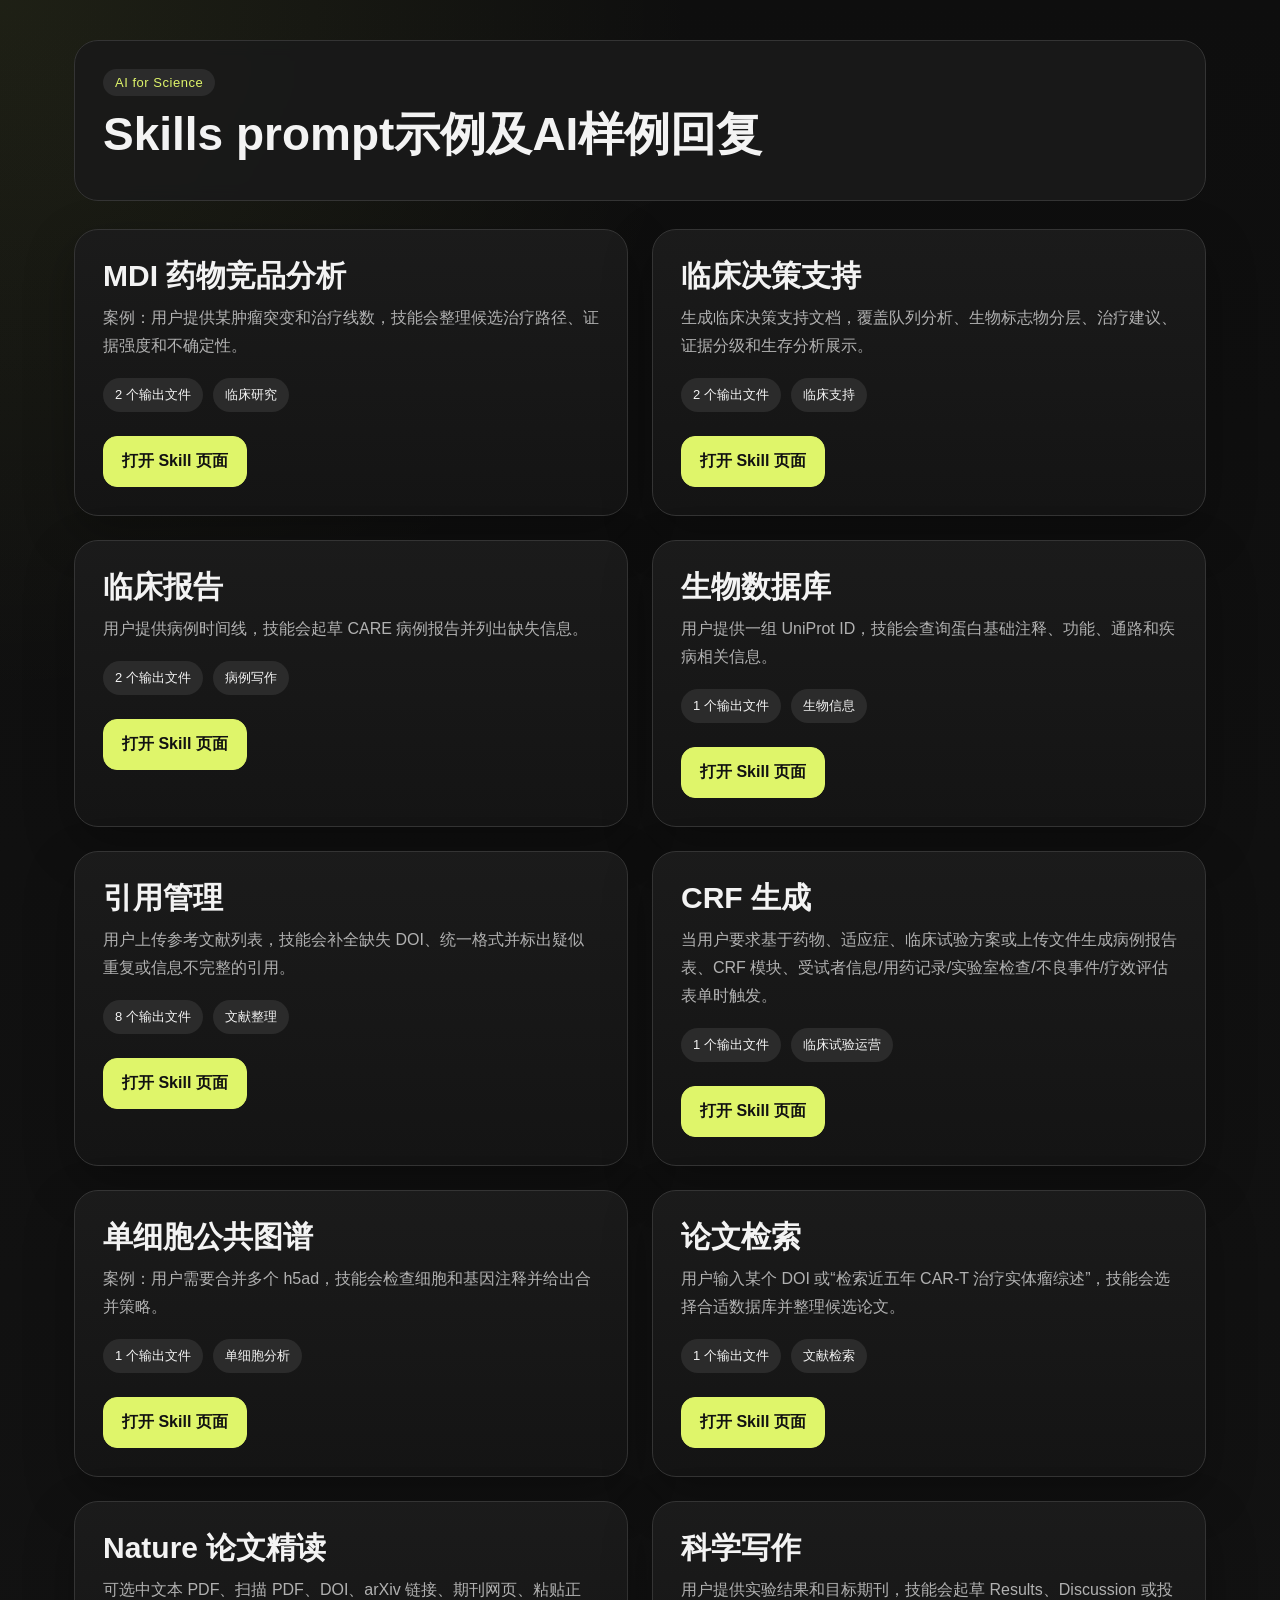
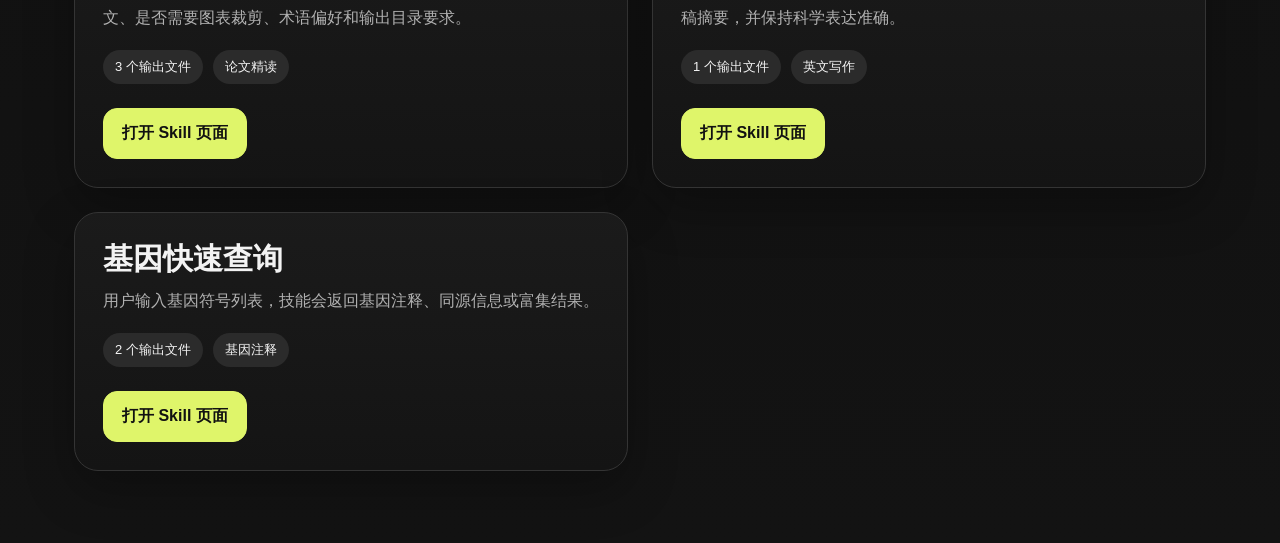
<file: docs/index.html>
<!DOCTYPE html>
<html lang="zh-CN">
<head>
  <meta charset="UTF-8">
  <meta name="viewport" content="width=device-width, initial-scale=1.0">
  <title>AI for Science Skills</title>
  <link rel="stylesheet" href="./assets/skills.css">
</head>
<body>
  <main class="page">
    <section class="hero">
      <div class="eyebrow">AI for Science</div>
      <h1>Skills prompt示例及AI样例回复</h1>

    </section>

    <section class="overview-grid">
      <article class="overview-card">
        <div class="card-top">
          <div>
            <h2>MDI 药物竞品分析</h2>
            <p class="card-note">案例：用户提供某肿瘤突变和治疗线数，技能会整理候选治疗路径、证据强度和不确定性。</p>
          </div>
          <div class="meta">
            <span>2 个输出文件</span>
            <span>临床研究</span>
          </div>
        </div>
        <div class="card-actions">
          <a class="button primary" href="./skills/mdi-drug-competitor-analysis.html">打开 Skill 页面</a>
        </div>
      </article>

      <article class="overview-card">
        <div class="card-top">
          <div>
            <h2>临床决策支持</h2>
            <p class="card-note">生成临床决策支持文档，覆盖队列分析、生物标志物分层、治疗建议、证据分级和生存分析展示。</p>
          </div>
          <div class="meta">
            <span>2 个输出文件</span>
            <span>临床支持</span>
          </div>
        </div>
        <div class="card-actions">
          <a class="button primary" href="./skills/clinical-decision-support.html">打开 Skill 页面</a>
        </div>
      </article>

      <article class="overview-card">
        <div class="card-top">
          <div>
            <h2>临床报告</h2>
            <p class="card-note">用户提供病例时间线，技能会起草 CARE 病例报告并列出缺失信息。</p>
          </div>
          <div class="meta">
            <span>2 个输出文件</span>
            <span>病例写作</span>
          </div>
        </div>
        <div class="card-actions">
          <a class="button primary" href="./skills/clinical-reports.html">打开 Skill 页面</a>
        </div>
      </article>

      <article class="overview-card">
        <div class="card-top">
          <div>
            <h2>生物数据库</h2>
            <p class="card-note">用户提供一组 UniProt ID，技能会查询蛋白基础注释、功能、通路和疾病相关信息。</p>
          </div>
          <div class="meta">
            <span>1 个输出文件</span>
            <span>生物信息</span>
          </div>
        </div>
        <div class="card-actions">
          <a class="button primary" href="./skills/bio-database.html">打开 Skill 页面</a>
        </div>
      </article>

      <article class="overview-card">
        <div class="card-top">
          <div>
            <h2>引用管理</h2>
            <p class="card-note">用户上传参考文献列表，技能会补全缺失 DOI、统一格式并标出疑似重复或信息不完整的引用。</p>
          </div>
          <div class="meta">
            <span>8 个输出文件</span>
            <span>文献整理</span>
          </div>
        </div>
        <div class="card-actions">
          <a class="button primary" href="./skills/citation-management.html">打开 Skill 页面</a>
        </div>
      </article>

      <article class="overview-card">
        <div class="card-top">
          <div>
            <h2>CRF 生成</h2>
            <p class="card-note">当用户要求基于药物、适应症、临床试验方案或上传文件生成病例报告表、CRF 模块、受试者信息/用药记录/实验室检查/不良事件/疗效评估表单时触发。</p>
          </div>
          <div class="meta">
            <span>1 个输出文件</span>
            <span>临床试验运营</span>
          </div>
        </div>
        <div class="card-actions">
          <a class="button primary" href="./skills/crf-generator.html">打开 Skill 页面</a>
        </div>
      </article>

      <article class="overview-card">
        <div class="card-top">
          <div>
            <h2>单细胞公共图谱</h2>
            <p class="card-note">案例：用户需要合并多个 h5ad，技能会检查细胞和基因注释并给出合并策略。</p>
          </div>
          <div class="meta">
            <span>1 个输出文件</span>
            <span>单细胞分析</span>
          </div>
        </div>
        <div class="card-actions">
          <a class="button primary" href="./skills/single-cell-atlas.html">打开 Skill 页面</a>
        </div>
      </article>

      <article class="overview-card">
        <div class="card-top">
          <div>
            <h2>论文检索</h2>
            <p class="card-note">用户输入某个 DOI 或“检索近五年 CAR-T 治疗实体瘤综述”，技能会选择合适数据库并整理候选论文。</p>
          </div>
          <div class="meta">
            <span>1 个输出文件</span>
            <span>文献检索</span>
          </div>
        </div>
        <div class="card-actions">
          <a class="button primary" href="./skills/paper-lookup.html">打开 Skill 页面</a>
        </div>
      </article>

      <article class="overview-card">
        <div class="card-top">
          <div>
            <h2>Nature 论文精读</h2>
            <p class="card-note">可选中文本 PDF、扫描 PDF、DOI、arXiv 链接、期刊网页、粘贴正文、是否需要图表裁剪、术语偏好和输出目录要求。</p>
          </div>
          <div class="meta">
            <span>3 个输出文件</span>
            <span>论文精读</span>
          </div>
        </div>
        <div class="card-actions">
          <a class="button primary" href="./skills/nature-paper-reading.html">打开 Skill 页面</a>
        </div>
      </article>

      <article class="overview-card">
        <div class="card-top">
          <div>
            <h2>科学写作</h2>
            <p class="card-note">用户提供实验结果和目标期刊，技能会起草 Results、Discussion 或投稿摘要，并保持科学表达准确。</p>
          </div>
          <div class="meta">
            <span>1 个输出文件</span>
            <span>英文写作</span>
          </div>
        </div>
        <div class="card-actions">
          <a class="button primary" href="./skills/scientific-writing.html">打开 Skill 页面</a>
        </div>
      </article>

      <article class="overview-card">
        <div class="card-top">
          <div>
            <h2>基因快速查询</h2>
            <p class="card-note">用户输入基因符号列表，技能会返回基因注释、同源信息或富集结果。</p>
          </div>
          <div class="meta">
            <span>2 个输出文件</span>
            <span>基因注释</span>
          </div>
        </div>
        <div class="card-actions">
          <a class="button primary" href="./skills/gene-quick-query.html">打开 Skill 页面</a>
        </div>
      </article>
    </section>
  </main>
</body>
</html>
</file>
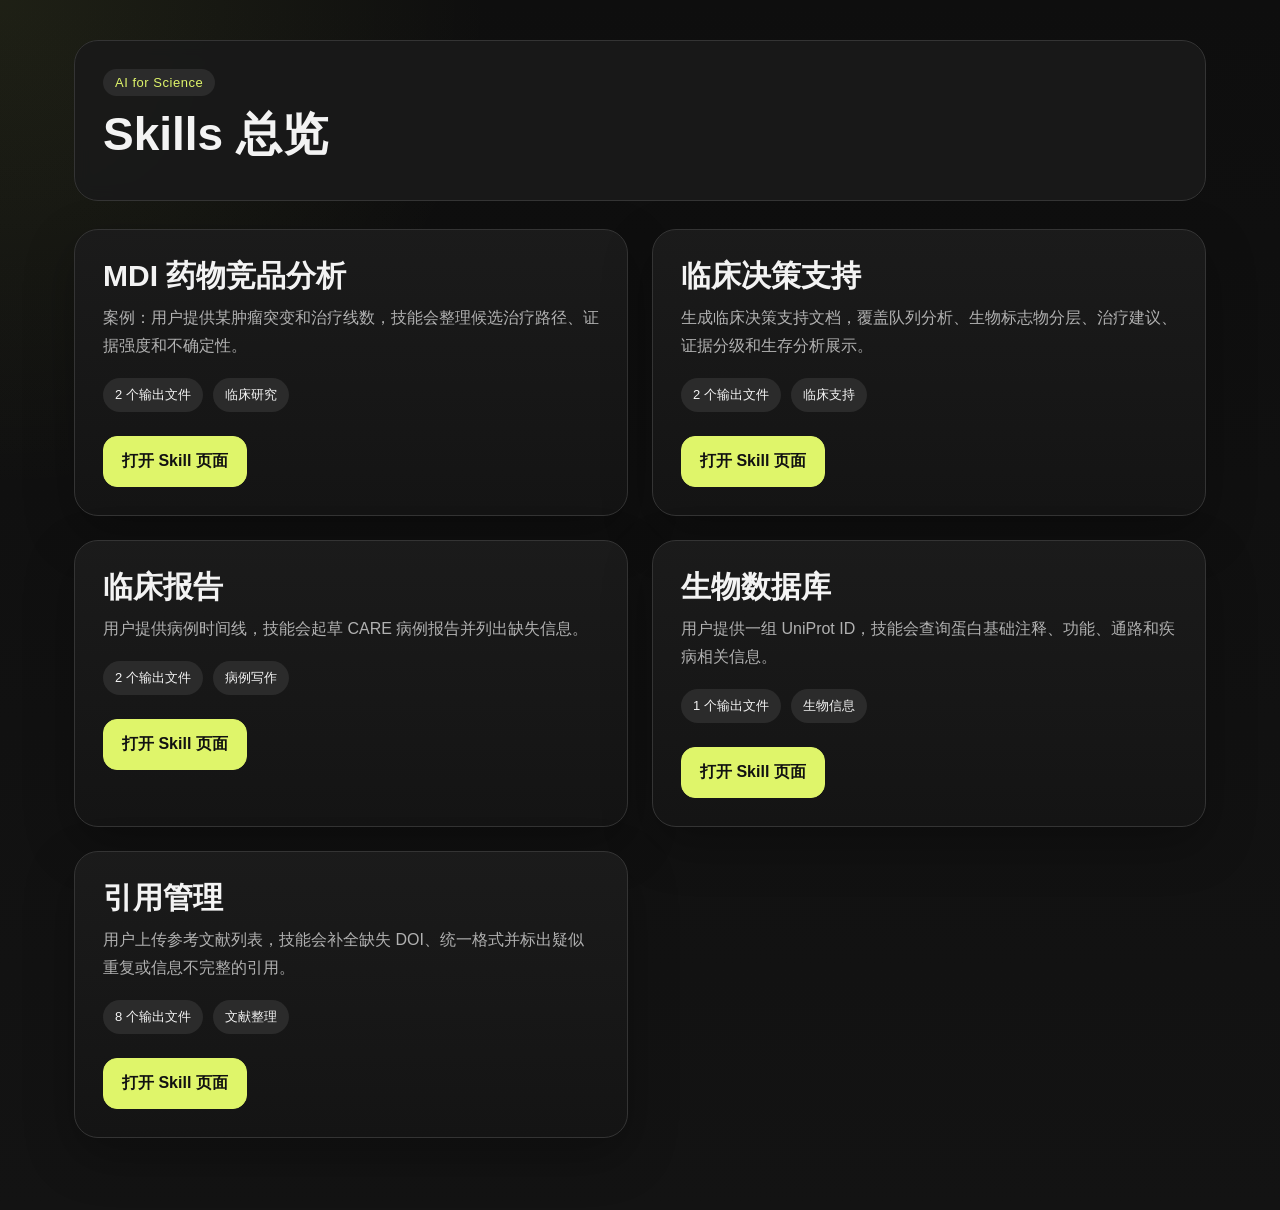
<file: summary/index.html>
<!DOCTYPE html>
<html lang="zh-CN">
<head>
  <meta charset="UTF-8">
  <meta name="viewport" content="width=device-width, initial-scale=1.0">
  <title>AI for Science Skills</title>
  <link rel="stylesheet" href="./assets/skills.css">
</head>
<body>
  <main class="page">
    <section class="hero">
      <div class="eyebrow">AI for Science</div>
      <h1>Skills 总览</h1>

    </section>

    <section class="overview-grid">
      <article class="overview-card">
        <div class="card-top">
          <div>
            <h2>MDI 药物竞品分析</h2>
            <p class="card-note">案例：用户提供某肿瘤突变和治疗线数，技能会整理候选治疗路径、证据强度和不确定性。</p>
          </div>
          <div class="meta">
            <span>2 个输出文件</span>
            <span>临床研究</span>
          </div>
        </div>
        <div class="card-actions">
          <a class="button primary" href="./skills/mdi-drug-competitor-analysis.html">打开 Skill 页面</a>
        </div>
      </article>

      <article class="overview-card">
        <div class="card-top">
          <div>
            <h2>临床决策支持</h2>
            <p class="card-note">生成临床决策支持文档，覆盖队列分析、生物标志物分层、治疗建议、证据分级和生存分析展示。</p>
          </div>
          <div class="meta">
            <span>2 个输出文件</span>
            <span>临床支持</span>
          </div>
        </div>
        <div class="card-actions">
          <a class="button primary" href="./skills/clinical-decision-support.html">打开 Skill 页面</a>
        </div>
      </article>

      <article class="overview-card">
        <div class="card-top">
          <div>
            <h2>临床报告</h2>
            <p class="card-note">用户提供病例时间线，技能会起草 CARE 病例报告并列出缺失信息。</p>
          </div>
          <div class="meta">
            <span>2 个输出文件</span>
            <span>病例写作</span>
          </div>
        </div>
        <div class="card-actions">
          <a class="button primary" href="./skills/clinical-reports.html">打开 Skill 页面</a>
        </div>
      </article>

      <article class="overview-card">
        <div class="card-top">
          <div>
            <h2>生物数据库</h2>
            <p class="card-note">用户提供一组 UniProt ID，技能会查询蛋白基础注释、功能、通路和疾病相关信息。</p>
          </div>
          <div class="meta">
            <span>1 个输出文件</span>
            <span>生物信息</span>
          </div>
        </div>
        <div class="card-actions">
          <a class="button primary" href="./skills/bio-database.html">打开 Skill 页面</a>
        </div>
      </article>

      <article class="overview-card">
        <div class="card-top">
          <div>
            <h2>引用管理</h2>
            <p class="card-note">用户上传参考文献列表，技能会补全缺失 DOI、统一格式并标出疑似重复或信息不完整的引用。</p>
          </div>
          <div class="meta">
            <span>8 个输出文件</span>
            <span>文献整理</span>
          </div>
        </div>
        <div class="card-actions">
          <a class="button primary" href="./skills/citation-management.html">打开 Skill 页面</a>
        </div>
      </article>
    </section>
  </main>
</body>
</html>
</file>
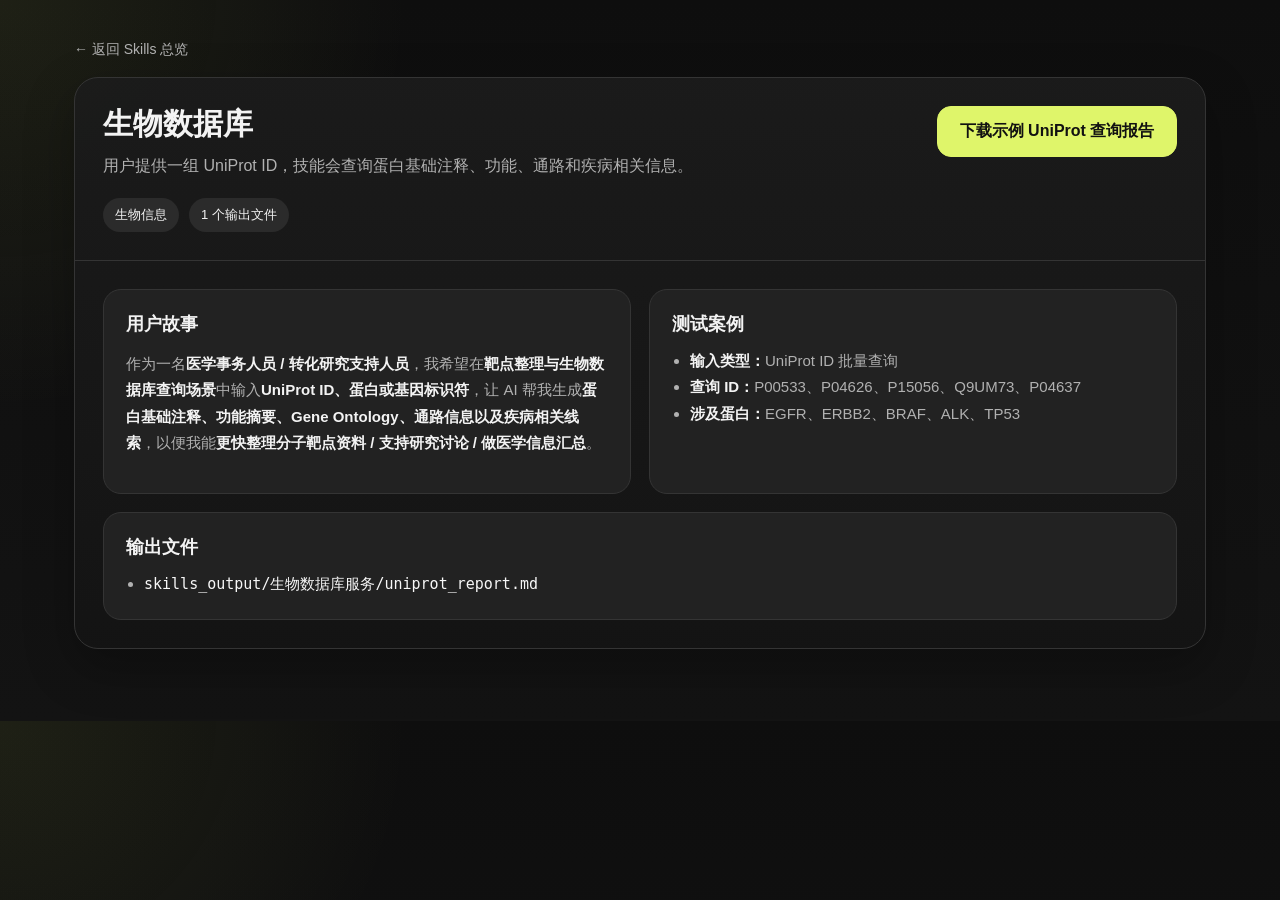
<file: docs/skills/bio-database.html>
<!DOCTYPE html>
<html lang="zh-CN">
<head>
  <meta charset="UTF-8">
  <meta name="viewport" content="width=device-width, initial-scale=1.0">
  <title>生物数据库</title>
  <link rel="stylesheet" href="../assets/skills.css">
</head>
<body>
  <main class="page">
    <a class="back-link" href="../index.html">← 返回 Skills 总览</a>

    <section class="skill-card">
      <div class="skill-header">
        <div class="skill-title">
          <h2>生物数据库</h2>
          <p class="skill-teaching">用户提供一组 UniProt ID，技能会查询蛋白基础注释、功能、通路和疾病相关信息。</p>
          <div class="meta">
            <span>生物信息</span>
            <span>1 个输出文件</span>
          </div>
        </div>

        <div class="actions">
          <button class="button primary" type="button" data-download-key="bio-database-report">下载示例 UniProt 查询报告</button>
        </div>
      </div>

      <div class="skill-body">
        <article class="panel">
          <h3>用户故事</h3>
          <p>作为一名<strong>医学事务人员 / 转化研究支持人员</strong>，我希望在<strong>靶点整理与生物数据库查询场景</strong>中输入<strong>UniProt ID、蛋白或基因标识符</strong>，让 AI 帮我生成<strong>蛋白基础注释、功能摘要、Gene Ontology、通路信息以及疾病相关线索</strong>，以便我能<strong>更快整理分子靶点资料 / 支持研究讨论 / 做医学信息汇总</strong>。</p>
        </article>

        <article class="panel">
          <h3>测试案例</h3>
          <ul>
            <li><strong>输入类型：</strong>UniProt ID 批量查询</li>
            <li><strong>查询 ID：</strong>P00533、P04626、P15056、Q9UM73、P04637</li>
            <li><strong>涉及蛋白：</strong>EGFR、ERBB2、BRAF、ALK、TP53</li>
          </ul>
        </article>

        <article class="panel wide">
          <h3>输出文件</h3>
          <ul>
            <li><code>skills_output/生物数据库服务/uniprot_report.md</code></li>
          </ul>
        </article>
      </div>
    </section>
  </main>

  <script src="../assets/bio-database-downloads.js"></script>
  <script src="../assets/download-helper.js"></script>
  <script>
    window.attachSkillDownloads(window.bioDatabaseDownloads || {});
  </script>
</body>
</html>
</file>
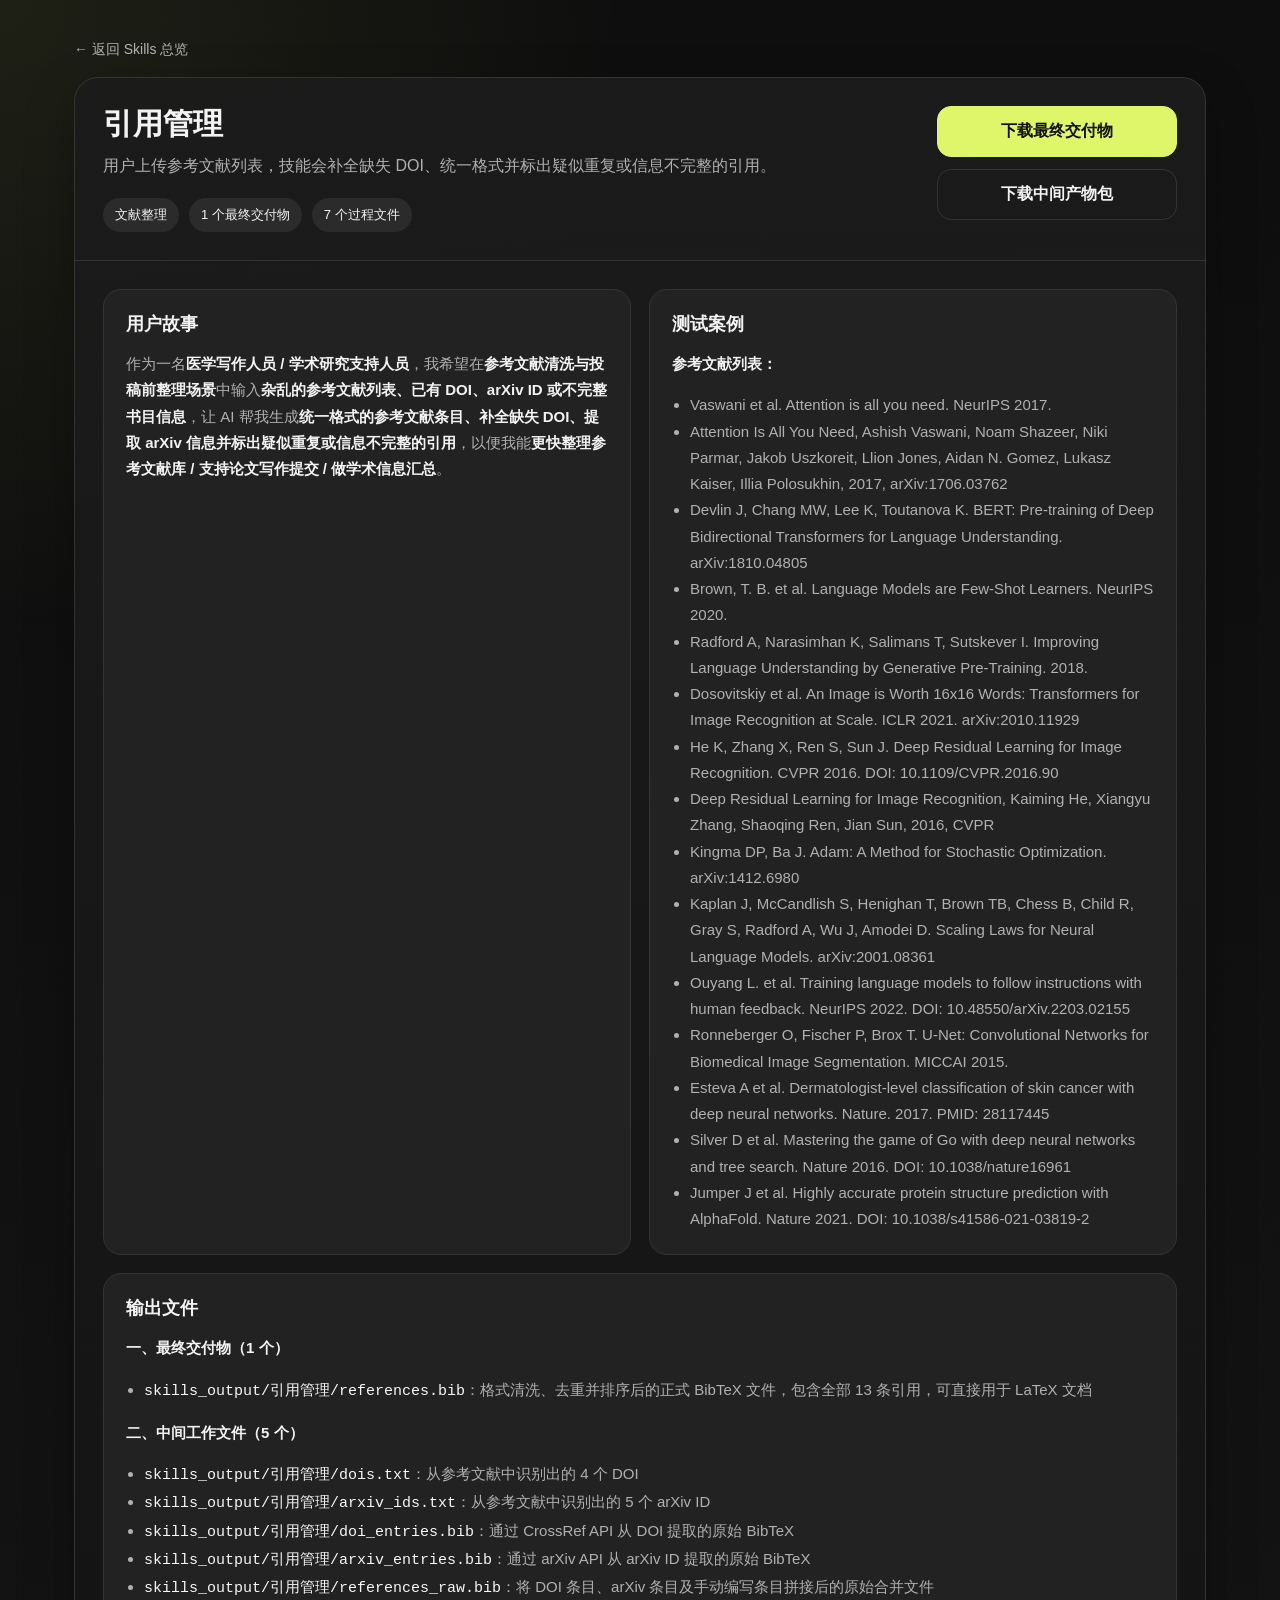
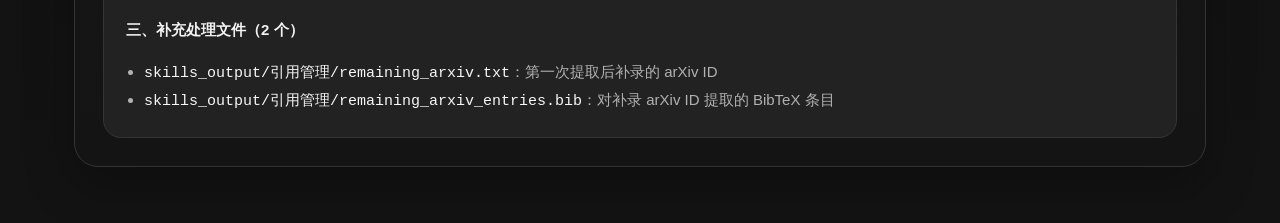
<file: docs/skills/citation-management.html>
<!DOCTYPE html>
<html lang="zh-CN">
<head>
  <meta charset="UTF-8">
  <meta name="viewport" content="width=device-width, initial-scale=1.0">
  <title>引用管理</title>
  <link rel="stylesheet" href="../assets/skills.css">
</head>
<body>
  <main class="page">
    <a class="back-link" href="../index.html">← 返回 Skills 总览</a>

    <section class="skill-card">
      <div class="skill-header">
        <div class="skill-title">
          <h2>引用管理</h2>
          <p class="skill-teaching">用户上传参考文献列表，技能会补全缺失 DOI、统一格式并标出疑似重复或信息不完整的引用。</p>
          <div class="meta">
            <span>文献整理</span>
            <span>1 个最终交付物</span>
            <span>7 个过程文件</span>
          </div>
        </div>

        <div class="actions">
          <button class="button primary" type="button" data-download-key="citation-final-bib">下载最终交付物</button>
          <a class="button secondary" href="../downloads/citation-management-intermediate-files.zip" download>下载中间产物包</a>
        </div>
      </div>

      <div class="skill-body">
        <article class="panel">
          <h3>用户故事</h3>
          <p>作为一名<strong>医学写作人员 / 学术研究支持人员</strong>，我希望在<strong>参考文献清洗与投稿前整理场景</strong>中输入<strong>杂乱的参考文献列表、已有 DOI、arXiv ID 或不完整书目信息</strong>，让 AI 帮我生成<strong>统一格式的参考文献条目、补全缺失 DOI、提取 arXiv 信息并标出疑似重复或信息不完整的引用</strong>，以便我能<strong>更快整理参考文献库 / 支持论文写作提交 / 做学术信息汇总</strong>。</p>
        </article>

        <article class="panel">
          <h3>测试案例</h3>
          <p><strong>参考文献列表：</strong></p>
          <ul>
            <li>Vaswani et al. Attention is all you need. NeurIPS 2017.</li>
            <li>Attention Is All You Need, Ashish Vaswani, Noam Shazeer, Niki Parmar, Jakob Uszkoreit, Llion Jones, Aidan N. Gomez, Lukasz Kaiser, Illia Polosukhin, 2017, arXiv:1706.03762</li>
            <li>Devlin J, Chang MW, Lee K, Toutanova K. BERT: Pre-training of Deep Bidirectional Transformers for Language Understanding. arXiv:1810.04805</li>
            <li>Brown, T. B. et al. Language Models are Few-Shot Learners. NeurIPS 2020.</li>
            <li>Radford A, Narasimhan K, Salimans T, Sutskever I. Improving Language Understanding by Generative Pre-Training. 2018.</li>
            <li>Dosovitskiy et al. An Image is Worth 16x16 Words: Transformers for Image Recognition at Scale. ICLR 2021. arXiv:2010.11929</li>
            <li>He K, Zhang X, Ren S, Sun J. Deep Residual Learning for Image Recognition. CVPR 2016. DOI: 10.1109/CVPR.2016.90</li>
            <li>Deep Residual Learning for Image Recognition, Kaiming He, Xiangyu Zhang, Shaoqing Ren, Jian Sun, 2016, CVPR</li>
            <li>Kingma DP, Ba J. Adam: A Method for Stochastic Optimization. arXiv:1412.6980</li>
            <li>Kaplan J, McCandlish S, Henighan T, Brown TB, Chess B, Child R, Gray S, Radford A, Wu J, Amodei D. Scaling Laws for Neural Language Models. arXiv:2001.08361</li>
            <li>Ouyang L. et al. Training language models to follow instructions with human feedback. NeurIPS 2022. DOI: 10.48550/arXiv.2203.02155</li>
            <li>Ronneberger O, Fischer P, Brox T. U-Net: Convolutional Networks for Biomedical Image Segmentation. MICCAI 2015.</li>
            <li>Esteva A et al. Dermatologist-level classification of skin cancer with deep neural networks. Nature. 2017. PMID: 28117445</li>
            <li>Silver D et al. Mastering the game of Go with deep neural networks and tree search. Nature 2016. DOI: 10.1038/nature16961</li>
            <li>Jumper J et al. Highly accurate protein structure prediction with AlphaFold. Nature 2021. DOI: 10.1038/s41586-021-03819-2</li>
          </ul>
        </article>

        <article class="panel wide">
          <h3>输出文件</h3>
          <p><strong>一、最终交付物（1 个）</strong></p>
          <ul>
            <li><code>skills_output/引用管理/references.bib</code>：格式清洗、去重并排序后的正式 BibTeX 文件，包含全部 13 条引用，可直接用于 LaTeX 文档</li>
          </ul>

          <p><strong>二、中间工作文件（5 个）</strong></p>
          <ul>
            <li><code>skills_output/引用管理/dois.txt</code>：从参考文献中识别出的 4 个 DOI</li>
            <li><code>skills_output/引用管理/arxiv_ids.txt</code>：从参考文献中识别出的 5 个 arXiv ID</li>
            <li><code>skills_output/引用管理/doi_entries.bib</code>：通过 CrossRef API 从 DOI 提取的原始 BibTeX</li>
            <li><code>skills_output/引用管理/arxiv_entries.bib</code>：通过 arXiv API 从 arXiv ID 提取的原始 BibTeX</li>
            <li><code>skills_output/引用管理/references_raw.bib</code>：将 DOI 条目、arXiv 条目及手动编写条目拼接后的原始合并文件</li>
          </ul>

          <p><strong>三、补充处理文件（2 个）</strong></p>
          <ul>
            <li><code>skills_output/引用管理/remaining_arxiv.txt</code>：第一次提取后补录的 arXiv ID</li>
            <li><code>skills_output/引用管理/remaining_arxiv_entries.bib</code>：对补录 arXiv ID 提取的 BibTeX 条目</li>
          </ul>
        </article>
      </div>
    </section>
  </main>

  <script src="../assets/citation-management-downloads.js"></script>
  <script src="../assets/download-helper.js"></script>
  <script>
    window.attachSkillDownloads(window.citationManagementDownloads || {});
  </script>
</body>
</html>
</file>
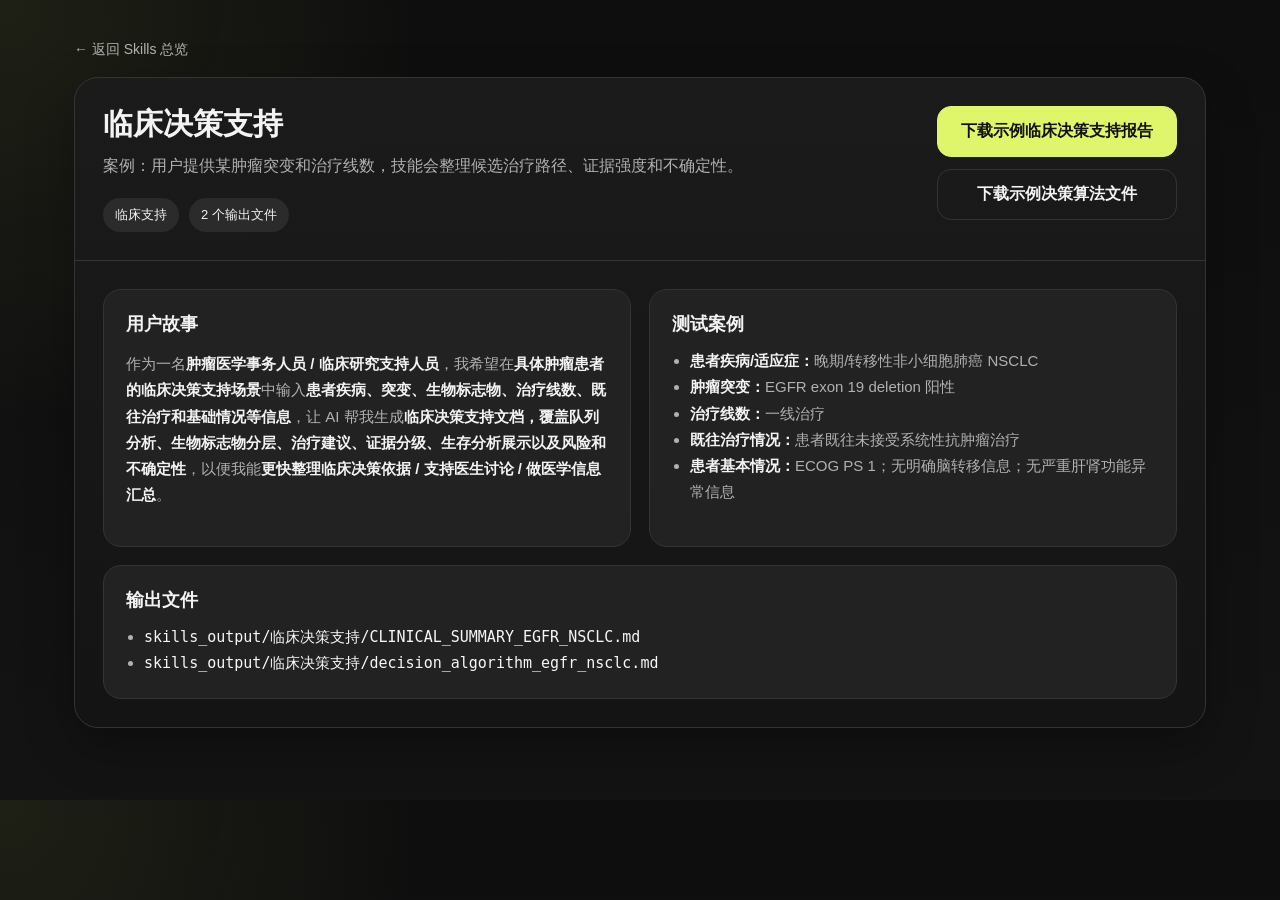
<file: docs/skills/clinical-decision-support.html>
<!DOCTYPE html>
<html lang="zh-CN">
<head>
  <meta charset="UTF-8">
  <meta name="viewport" content="width=device-width, initial-scale=1.0">
  <title>临床决策支持</title>
  <link rel="stylesheet" href="../assets/skills.css">
</head>
<body>
  <main class="page">
    <a class="back-link" href="../index.html">← 返回 Skills 总览</a>

    <section class="skill-card">
      <div class="skill-header">
        <div class="skill-title">
          <h2>临床决策支持</h2>
          <p class="skill-teaching">案例：用户提供某肿瘤突变和治疗线数，技能会整理候选治疗路径、证据强度和不确定性。</p>
          <div class="meta">
            <span>临床支持</span>
            <span>2 个输出文件</span>
          </div>
        </div>

        <div class="actions">
          <button class="button primary" type="button" data-download-key="clinical-support-report">下载示例临床决策支持报告</button>
          <button class="button secondary" type="button" data-download-key="clinical-support-algorithm">下载示例决策算法文件</button>
        </div>
      </div>

      <div class="skill-body">
        <article class="panel">
          <h3>用户故事</h3>
          <p>作为一名<strong>肿瘤医学事务人员 / 临床研究支持人员</strong>，我希望在<strong>具体肿瘤患者的临床决策支持场景</strong>中输入<strong>患者疾病、突变、生物标志物、治疗线数、既往治疗和基础情况等信息</strong>，让 AI 帮我生成<strong>临床决策支持文档，覆盖队列分析、生物标志物分层、治疗建议、证据分级、生存分析展示以及风险和不确定性</strong>，以便我能<strong>更快整理临床决策依据 / 支持医生讨论 / 做医学信息汇总</strong>。</p>
        </article>

        <article class="panel">
          <h3>测试案例</h3>
          <ul>
            <li><strong>患者疾病/适应症：</strong>晚期/转移性非小细胞肺癌 NSCLC</li>
            <li><strong>肿瘤突变：</strong>EGFR exon 19 deletion 阳性</li>
            <li><strong>治疗线数：</strong>一线治疗</li>
            <li><strong>既往治疗情况：</strong>患者既往未接受系统性抗肿瘤治疗</li>
            <li><strong>患者基本情况：</strong>ECOG PS 1；无明确脑转移信息；无严重肝肾功能异常信息</li>
          </ul>
        </article>

        <article class="panel wide">
          <h3>输出文件</h3>
          <ul>
            <li><code>skills_output/临床决策支持/CLINICAL_SUMMARY_EGFR_NSCLC.md</code></li>
            <li><code>skills_output/临床决策支持/decision_algorithm_egfr_nsclc.md</code></li>
          </ul>
        </article>
      </div>
    </section>
  </main>

  <script>
    const downloadableFiles = {
      "clinical-support-report": {
        filename: "CLINICAL_SUMMARY_EGFR_NSCLC.md",
        content: "# \u4e34\u5e8a\u51b3\u7b56\u652f\u6301\u62a5\u544a\n## \u665a\u671f/\u8f6c\u79fb\u6027\u975e\u5c0f\u7ec6\u80de\u80ba\u764c EGFR Exon 19 Del \u4e00\u7ebf\u6cbb\u7597\n\n**\u60a3\u8005\u6982\u51b5**\n- \u75be\u75c5\uff1a\u665a\u671f/\u8f6c\u79fb\u6027\u975e\u5c0f\u7ec6\u80de\u80ba\u764c (NSCLC)\n- \u5206\u5b50\u5206\u578b\uff1aEGFR exon 19 deletion \u9633\u6027\n- \u6cbb\u7597\u7ebf\u6570\uff1a\u4e00\u7ebf\u6cbb\u7597\n- \u65e2\u5f80\u6cbb\u7597\uff1a\u65e0\u7cfb\u7edf\u6027\u6297\u80bf\u7624\u6cbb\u7597\u53f2\n- ECOG PS\uff1a1\u5206\n- \u8111\u8f6c\u79fb\uff1a\u65e0\u660e\u786e\u4fe1\u606f\n- \u809d\u80be\u529f\u80fd\uff1a\u65e0\u4e25\u91cd\u5f02\u5e38\n\n---\n\n## \ud83c\udfaf \u6838\u5fc3\u63a8\u8350\n\n### \u9996\u9009\u6cbb\u7597\u65b9\u6848\uff1a\u5965\u5e0c\u66ff\u5c3c\u5355\u836f (Osimertinib)\n\n**\u63a8\u8350\u7b49\u7ea7\uff1aSTRONG (1A)** \u2014 \u5f3a\u63a8\u8350\uff0c\u9ad8\u8d28\u91cf\u8bc1\u636e\n\n**\u7ed9\u836f\u65b9\u6848\uff1a**\n- \u5965\u5e0c\u66ff\u5c3c 80 mg\uff0c\u53e3\u670d\uff0c\u6bcf\u65e5\u4e00\u6b21\n- \u6301\u7eed\u6cbb\u7597\u76f4\u81f3\u75be\u75c5\u8fdb\u5c55\u6216\u4e0d\u53ef\u8010\u53d7\u7684\u6bd2\u6027\n- \u5242\u91cf\u8c03\u6574\uff1a\u4e25\u91cd\u6bd2\u6027\u65f6\u51cf\u81f3 40 mg QD\uff1b\u5fc5\u8981\u65f6\u4e2d\u65ad\u6cbb\u7597\u22643\u5468\n\n**\u5faa\u8bc1\u4f9d\u636e\uff1a**\n- **FLAURA \u7814\u7a76** (n=556)\n  - PFS\uff1a18.9 vs 10.2 \u4e2a\u6708 (HR 0.46, p<0.001)\n  - OS\uff1a38.6 vs 31.8 \u4e2a\u6708 (HR 0.80, p=0.046)\n  - ORR\uff1a80%\uff1bDOR\uff1a17.2 \u4e2a\u6708\n  - **Exon 19 del \u4e9a\u7ec4**\uff1aPFS HR 0.38\uff1bOS HR 0.68\uff08\u83b7\u76ca\u66f4\u5927\uff09\n  - CNS \u7597\u6548\uff1aCNS PFS HR 0.48\uff1bCNS ORR 66%\uff08\u6709\u53ef\u6d4b\u91cf\u8111\u8f6c\u79fb\u7076\u60a3\u8005\uff09\n\n**\u9002\u5e94\u75c7\uff1a**\n- EGFR exon 19 del \u6216 L858R \u7a81\u53d8\u9633\u6027\u665a\u671f NSCLC\n- ECOG PS 0-1\uff08PS 2 \u60a3\u8005\u9700\u8c28\u614e\u4f7f\u7528\uff09\n- \u9002\u7528\u4e8e\u6709\u6216\u65e0\u57fa\u7ebf CNS \u8f6c\u79fb\u7684\u60a3\u8005\n\n**\u4e3b\u8981\u4e0d\u826f\u53cd\u5e94\uff1a**\n- \u22653\u7ea7\u4e0d\u826f\u4e8b\u4ef6\uff1a34%\uff08vs \u4e00\u4ee3TKI 45%\uff09\n- \u5e38\u89c1\uff1a\u8179\u6cfb (58%, 4% 3\u7ea7)\u3001\u76ae\u75b9 (58%, 1% 3\u7ea7)\u3001\u76ae\u80a4\u5e72\u71e5 (36%)\u3001\u7532\u6c9f\u708e (35%)\n- \u4e25\u91cd\uff1aQTc \u5ef6\u957f\uff08\u9700\u76d1\u6d4b\uff09\u3001\u95f4\u8d28\u6027\u80ba\u708e (3.9%, \u53ef\u80fd\u81f4\u547d)\u3001\u5fc3\u808c\u75c5\uff08LVEF \u4e0b\u964d\uff09\n- \u56e0\u4e0d\u826f\u53cd\u5e94\u505c\u836f\u7387\uff1a13%\n\n**\u76d1\u6d4b\u8ba1\u5212\uff1a**\n- \u57fa\u7ebf\uff1a\u5fc3\u7535\u56fe (QTc)\u3001LVEF\uff08\u8d85\u58f0\u5fc3\u52a8\u56fe\u6216 MUGA\uff09\u3001\u809d\u529f\u80fd\u3001\u80be\u529f\u80fd\n- \u968f\u8bbf\uff1a\u6bcf 3 \u4e2a\u6708\u590d\u67e5\u809d\u529f\u80fd\u548c\u8840\u5e38\u89c4\uff1b\u6709\u75c7\u72b6\u6216\u5371\u9669\u56e0\u7d20\u65f6\u590d\u67e5\u5fc3\u7535\u56fe\n- \u5f71\u50cf\u5b66\uff1a\u6bcf 8-12 \u5468 (RECIST v1.1)\n- CNS \u76d1\u6d4b\uff1a\u57fa\u7ebf\u8111 MRI\uff1b\u51fa\u73b0\u795e\u7ecf\u7cfb\u7edf\u75c7\u72b6\u65f6\u590d\u67e5\n- \u4e34\u5e8a\u8bc4\u4f30\uff1a\u6bcf 4-8 \u5468\n\n---\n\n## \ud83d\udd04 \u66ff\u4ee3\u6cbb\u7597\u65b9\u6848\n\n### \u65b9\u6848 2\uff1a\u5965\u5e0c\u66ff\u5c3c + \u5316\u7597 (GRADE 1B)\n\n**\u7ed9\u836f\u65b9\u6848\uff1a**\n- \u5965\u5e0c\u66ff\u5c3c 80 mg \u53e3\u670d QD\uff08\u6301\u7eed\uff09\n- \u5361\u94c2 AUC 5 IV Day 1\uff08\u6216\u987a\u94c2 75 mg/m\u00b2\uff09\n- \u57f9\u7f8e\u66f2\u585e 500 mg/m\u00b2 IV Day 1\n- \u5316\u7597\uff1a\u6bcf 3 \u5468\u4e00\u6b21\uff0c\u5171 4 \u5468\u671f\uff0c\u7136\u540e\u5965\u5e0c\u66ff\u5c3c\u7ef4\u6301\n- \u57f9\u7f8e\u66f2\u585e\u9700\u8865\u5145\u7ef4\u751f\u7d20 B12 \u548c\u53f6\u9178\n\n**\u5faa\u8bc1\u4f9d\u636e\uff1a**\n- **FLAURA2 \u7814\u7a76** (n=586)\n  - PFS\uff1a25.5 vs 16.7 \u4e2a\u6708 (HR 0.62, p<0.001) vs \u5965\u5e0c\u66ff\u5c3c\u5355\u836f\n  - ORR\uff1a83%\uff1bDOR\uff1a24.0 \u4e2a\u6708\n  - CNS PFS HR 0.47\n  - OS \u6570\u636e\u5c1a\u672a\u6210\u719f\n\n**\u9002\u7528\u4eba\u7fa4\uff1a**\n- \u9ad8\u5371\u7279\u5f81\u60a3\u8005\uff1a\u9ad8\u80bf\u7624\u8d1f\u8377\u3001\u8111\u8f6c\u79fb\u3001TP53 \u5171\u7a81\u53d8\u3001\u4fb5\u88ad\u6027\u75be\u75c5\n- ECOG PS 0-1\uff0c\u5668\u5b98\u529f\u80fd\u8db3\u4ee5\u8010\u53d7\u5316\u7597\n\n**\u6bd2\u6027\uff1a**\n- \u22653\u7ea7\u4e0d\u826f\u4e8b\u4ef6\uff1a64%\uff08vs \u5965\u5e0c\u66ff\u5c3c\u5355\u836f 27%\uff09\n- \u5316\u7597\u76f8\u5173\uff1a\u6076\u5fc3 (42%)\u3001\u4e2d\u6027\u7c92\u7ec6\u80de\u51cf\u5c11 (28%, 13% 3-4\u7ea7)\u3001\u8d2b\u8840 (23%)\u3001\u4e4f\u529b (22%)\n- \u7c92\u7f3a\u6027\u53d1\u70ed\uff1a~5%\n\n**\u63a8\u8350\u7b49\u7ea7\uff1aCONDITIONAL** \u2014 PFS \u83b7\u76ca\u660e\u786e\u4f46\u6bd2\u6027\u589e\u52a0\uff1bOS \u5c1a\u672a\u8bc1\u5b9e\n\n---\n\n### \u65b9\u6848 3\uff1aAmivantamab + Lazertinib (GRADE 1B)\n\n**\u7ed9\u836f\u65b9\u6848\uff1a**\n- Lazertinib 80 mg \u53e3\u670d QD\n- Amivantamab 1050 mg IV\uff0c\u7b2c 1-4 \u5468\u6bcf\u5468\u4e00\u6b21\uff0c\u4e4b\u540e\u6bcf 2 \u5468\u4e00\u6b21\n- \u9996\u6b21\u8f93\u6ce8\u5206\u4e24\u5929\u8fdb\u884c\u4ee5\u51cf\u5c11\u8f93\u6ce8\u53cd\u5e94\n- \u9884\u5904\u7406\uff1a\u82ef\u6d77\u62c9\u660e\u3001\u5bf9\u4e59\u9170\u6c28\u57fa\u915a\u3001\u76ae\u8d28\u7c7b\u56fa\u9187\n\n**\u5faa\u8bc1\u4f9d\u636e\uff1a**\n- **MARIPOSA \u7814\u7a76** (n=858)\n  - PFS\uff1a23.7 vs 16.6 \u4e2a\u6708 (HR 0.70, p<0.001) vs \u5965\u5e0c\u66ff\u5c3c\n  - ORR\uff1a86%\uff1bDOR\uff1a20.1 \u4e2a\u6708\n  - OS \u6570\u636e\u5c1a\u672a\u6210\u719f\n\n**\u6bd2\u6027\uff1a**\n- \u22653\u7ea7\u4e0d\u826f\u4e8b\u4ef6\uff1a75%\uff08vs \u5965\u5e0c\u66ff\u5c3c 43%\uff09\n- \u8f93\u6ce8\u76f8\u5173\u53cd\u5e94\uff1a74%\uff08\u591a\u4e3a 1-2 \u7ea7\uff1b2% \u22653\u7ea7\uff09\n- \u76ae\u75b9/\u75e4\u75ae\u6837\u76ae\u708e\uff08EGFR \u7c7b\u836f\u7269\u6548\u5e94 + amivantamab\uff09\n- \u9759\u8109\u8840\u6813\uff1a9%\uff08\u9ad8\u4e8e\u5965\u5e0c\u66ff\u5c3c\u5355\u836f\uff09\n\n**\u63a8\u8350\u7b49\u7ea7\uff1aCONDITIONAL** \u2014 PFS \u83b7\u76ca\u4f46\u6bd2\u6027\u66f4\u9ad8\uff1bOS \u672a\u6210\u719f\uff1b\u76d1\u7ba1\u6279\u51c6\u72b6\u6001\u56e0\u5730\u533a\u800c\u5f02\n\n---\n\n### \u65b9\u6848 4\uff1a\u8fbe\u53ef\u66ff\u5c3c (Dacomitinib) (GRADE 2B)\n\n**\u7ed9\u836f\u65b9\u6848\uff1a**\n- \u8fbe\u53ef\u66ff\u5c3c 45 mg \u53e3\u670d QD\n- \u6301\u7eed\u6cbb\u7597\u76f4\u81f3\u75be\u75c5\u8fdb\u5c55\u6216\u4e0d\u53ef\u8010\u53d7\u6bd2\u6027\n- \u5242\u91cf\u9012\u51cf\uff1a30 mg \u2192 15 mg\n\n**\u5faa\u8bc1\u4f9d\u636e\uff1a**\n- **ARCHER 1050 \u7814\u7a76** (n=452)\n  - PFS\uff1a14.7 vs 9.2 \u4e2a\u6708 (HR 0.59, p<0.001) vs \u5409\u975e\u66ff\u5c3c\n  - OS\uff1a34.1 vs 26.8 \u4e2a\u6708 (HR 0.71, p=0.017)\n  - Exon 19 del \u4e9a\u7ec4\uff1aOS HR 0.61\n  - \u65e0 CNS \u7597\u6548\u6570\u636e\uff08\u6392\u9664\u4e86\u8111\u8f6c\u79fb\u60a3\u8005\uff09\n\n**\u6bd2\u6027\uff1a**\n- \u22653\u7ea7\u4e0d\u826f\u4e8b\u4ef6\uff1a63%\uff08vs \u5409\u975e\u66ff\u5c3c 31%\uff09\n- \u8179\u6cfb (87%, 8% 3\u7ea7)\u3001\u76ae\u75b9/\u75e4\u75ae\u6837\u76ae\u708e (69%, 14% 3\u7ea7)\u3001\u7532\u6c9f\u708e (62%)\u3001\u53e3\u8154\u708e (44%, 4% 3\u7ea7)\n- \u5242\u91cf\u8c03\u6574\u7387\uff1a~66%\n\n**\u63a8\u8350\u7b49\u7ea7\uff1aCONDITIONAL** \u2014 OS \u83b7\u76ca\u660e\u786e\u4f46\u6bd2\u6027\u66f4\u9ad8\u4e14\u65e0 CNS \u6570\u636e\n\n---\n\n### \u65b9\u6848 5\uff1a\u5409\u975e\u66ff\u5c3c/\u5384\u6d1b\u66ff\u5c3c (NOT PREFERRED, GRADE 2B)\n\n**\u4ec5\u5728\u4ee5\u4e0b\u60c5\u51b5\u8003\u8651\uff1a**\n- \u65b0\u4e00\u4ee3 TKI \u4e0d\u53ef\u53ca\uff08\u8d44\u6e90\u53d7\u9650\u5730\u533a\u3001\u4fdd\u9669\u9650\u5236\uff09\n- \u5e8f\u8d2f\u7b56\u7565\uff08\u4e00\u4ee3 TKI \u2192 T790M \u68c0\u6d4b \u2192 \u5965\u5e0c\u66ff\u5c3c\uff09\u53ef\u80fd\u5728\u90e8\u5206\u60a3\u8005\u4e2d\u8fbe\u5230\u76f8\u5f53\u7684\u7d2f\u79ef PFS\n\n**\u4e0d\u63a8\u8350\u4f5c\u4e3a\u9996\u9009**\uff1a\u7597\u6548\u52a3\u4e8e\u5965\u5e0c\u66ff\u5c3c\uff0c\u83b7\u5f97\u6027 T790M \u8010\u836f\u7387\u9ad8 (~60%)\n\n---\n\n## \ud83d\udcca \u6cbb\u7597\u65b9\u6848\u5bf9\u6bd4\n\n| \u65b9\u6848 | \u4e2d\u4f4dPFS | \u4e2d\u4f4dOS | \u22653\u7ea7AE | CNS\u6d3b\u6027 | GRADE |\n|------|---------|--------|--------|---------|-------|\n| \u5965\u5e0c\u66ff\u5c3c | 18.9\u6708 | 38.6\u6708 | 34% | \u4f18\u79c0 | 1A |\n| \u5965\u5e0c\u66ff\u5c3c+\u5316\u7597 | 25.5\u6708 | \u672a\u6210\u719f | 64% | \u4f18\u79c0 | 1B |\n| Amivantamab+Lazertinib | 23.7\u6708 | \u672a\u6210\u719f | 75% | \u826f\u597d | 1B |\n| \u8fbe\u53ef\u66ff\u5c3c | 14.7\u6708 | 34.1\u6708 | 63% | \u65e0\u6570\u636e | 2B |\n| \u5409\u975e\u66ff\u5c3c/\u5384\u6d1b\u66ff\u5c3c | 9-13\u6708 | 22-32\u6708 | 30-45% | \u6709\u9650 | 2B |\n\n---\n\n## \ud83e\udded \u4e34\u5e8a\u51b3\u7b56\u8def\u5f84\n\n```\nEGFR Exon 19 Del+ \u665a\u671fNSCLC \u4e00\u7ebf\u6cbb\u7597\n    \u2193\nECOG PS 0-1\uff1f\u5668\u5b98\u529f\u80fd\u5145\u8db3\uff1f\n    \u251c\u2500 \u662f \u2192 \u6709CNS\u8f6c\u79fb\u6216\u9ad8\u80bf\u7624\u8d1f\u8377\uff1f\n    \u2502         \u251c\u2500 \u5426 \u2192 \u5965\u5e0c\u66ff\u5c3c 80mg QD (1A, \u6807\u51c6\u6cbb\u7597)\n    \u2502         \u2514\u2500 \u662f \u2192 \u8003\u8651\u8054\u5408\u6cbb\u7597\n    \u2502                   \u251c\u2500 \u9ad8\u5371\u7279\u5f81 \u2192 \u5965\u5e0c\u66ff\u5c3c+\u5316\u7597 (1B)\n    \u2502                   \u251c\u2500 \u66ff\u4ee3\u9009\u62e9 \u2192 Amivantamab+Lazertinib (1B)\n    \u2502                   \u2514\u2500 \u6807\u51c6\u65b9\u6848 \u2192 \u5965\u5e0c\u66ff\u5c3c\u5355\u836f (1A)\n    \u2514\u2500 \u5426 (PS 2) \u2192 \u5965\u5e0c\u66ff\u5c3c\u8c28\u614e\u4f7f\u7528 \u6216 \u6700\u4f73\u652f\u6301\u6cbb\u7597\n    \u2193\n\u76d1\u6d4b\uff1a\u6bcf8-12\u5468\u5f71\u50cf\u5b66\u8bc4\u4f30\uff0c\u57fa\u7ebf\u8111MRI\uff0c\u6bcf3\u6708\u5b9e\u9a8c\u5ba4\u68c0\u67e5\n    \u2193\n\u75be\u75c5\u8fdb\u5c55\uff1f\n    \u251c\u2500 \u662f \u2192 \u91cd\u65b0\u6d3b\u68c0\uff08\u7ec4\u7ec7+\u6db2\u4f53\u6d3b\u68c0\uff09\uff0c\u8010\u836f\u673a\u5236\u5206\u6790\n    \u2502         \u2514\u2500 \u4e8c\u7ebf\u9009\u62e9\uff1a\u5316\u7597\u00b1Amivantamab\u3001\u4e34\u5e8a\u8bd5\u9a8c\u3001\u9776\u5411\u6cbb\u7597\n    \u2514\u2500 \u5426 \u2192 \u7ee7\u7eed\u76d1\u6d4b\n```\n\n---\n\n## \ud83d\udd2c \u8fdb\u5c55\u540e\u7ba1\u7406\n\n**\u5965\u5e0c\u66ff\u5c3c\u8010\u836f\u540e\u7684\u5904\u7406\uff1a**\n\n1. **\u91cd\u65b0\u6d3b\u68c0\u548c\u8010\u836f\u673a\u5236\u8bc4\u4f30**\n   - \u7ec4\u7ec7\u6d3b\u68c0\u4e3a\u9996\u9009\uff08\u8bc4\u4f30\u7ec4\u7ec7\u5b66\u8f6c\u5316\uff1aSCLC \u8f6c\u5316 ~5-15%\uff09\n   - \u6db2\u4f53\u6d3b\u68c0 (ctDNA) \u8fdb\u884c\u5206\u5b50\u8010\u836f\u5206\u6790\n   - \u5173\u952e\u8010\u836f\u673a\u5236\uff1a\n     - MET \u6269\u589e (15-20%)\n     - EGFR C797S (7-10%)\n     - HER2 \u6269\u589e\n     - BRAF \u7a81\u53d8\n     - SCLC/NSCLC \u8f6c\u5316\n\n2. **\u4e8c\u7ebf\u6cbb\u7597\u9009\u62e9**\n   - **\u5965\u5e0c\u66ff\u5c3c + Amivantamab**\uff1a\u5965\u5e0c\u66ff\u5c3c\u8fdb\u5c55\u540e\u7684\u65b0\u5174\u6570\u636e\n   - **\u94c2\u7c7b-\u57f9\u7f8e\u66f2\u585e\u5316\u7597**\uff1a\u6807\u51c6\u9009\u62e9 (ORR ~30%, PFS ~5\u4e2a\u6708)\n   - **Amivantamab + \u5316\u7597**\uff1aPAPILLON \u65b9\u6848\u7528\u4e8e TKI \u540e\u8fdb\u5c55\n   - **\u6297\u4f53\u5076\u8054\u836f\u7269**\uff1aHER2 \u9776\u5411\uff08\u5982 HER2+\uff09\u3001TROP2 \u9776\u5411\uff08\u7814\u7a76\u4e2d\uff09\n   - **\u4e34\u5e8a\u8bd5\u9a8c**\uff1a\u5f3a\u70c8\u63a8\u8350\uff08\u65b0\u578b\u7ec4\u5408\u548c\u4e0b\u4e00\u4ee3\u836f\u7269\uff09\n\n---\n\n## \u26a0\ufe0f \u5173\u952e\u5b89\u5168\u8b66\u793a\n\n**\u5965\u5e0c\u66ff\u5c3c\u7279\u5f02\u6027\u76d1\u6d4b\uff1a**\n\n1. **\u95f4\u8d28\u6027\u80ba\u708e/\u80ba\u708e (3.9%)**\n   - \u4efb\u4f55\u65b0\u53d1\u6216\u52a0\u91cd\u7684\u547c\u5438\u56f0\u96be\u3001\u54b3\u55fd\u6216\u53d1\u70ed \u2192 \u7acb\u5373\u505c\u7528\u5965\u5e0c\u66ff\u5c3c\n   - \u80f8\u90e8 CT\u3001\u80ba\u79d1\u4f1a\u8bca\n   - \u5982\u786e\u8bca ILD \u2192 \u6c38\u4e45\u505c\u836f\n\n2. **QTc \u5ef6\u957f**\n   - \u6709\u5fc3\u810f\u5371\u9669\u56e0\u7d20\u6216\u5408\u5e76\u4f7f\u7528 QTc \u5ef6\u957f\u836f\u7269\u65f6\u76d1\u6d4b\u5fc3\u7535\u56fe\n   - QTc >500 ms \u2192 \u505c\u836f\uff1b\u964d\u81f3 <481 ms \u540e\u4ee5\u51cf\u91cf\u5242\u91cf\u6062\u590d\n\n3. **\u5fc3\u808c\u75c5**\n   - \u51fa\u73b0\u5fc3\u810f\u75c7\u72b6\u65f6\u76d1\u6d4b LVEF\n   - LVEF <50% \u4e14\u7edd\u5bf9\u4e0b\u964d \u226510% \u2192 \u505c\u836f\n\n4. **\u89d2\u819c\u708e/\u773c\u90e8**\n   - \u773c\u75db\u3001\u754f\u5149\u3001\u89c6\u529b\u6a21\u7cca \u2192 \u773c\u79d1\u8f6c\u8bca\n\n---\n\n## \ud83e\uddea \u4e34\u5e8a\u8bd5\u9a8c\u673a\u4f1a\n\n- **\u4e00\u7ebf\u65b0\u578b\u8054\u5408**\uff1a\u5965\u5e0c\u66ff\u5c3c + \u6297\u8840\u7ba1\u751f\u6210\u836f\u7269\u3001\u5965\u5e0c\u66ff\u5c3c + \u514d\u75ab\u6cbb\u7597\uff08\u8c28\u614e\uff1aILD \u98ce\u9669\uff09\n- **\u4e0b\u4e00\u4ee3 EGFR TKI**\uff1a\u7b2c\u56db\u4ee3 TKI \u9776\u5411 C797S \u548c\u5176\u4ed6\u8010\u836f\u7a81\u53d8\n- **\u6297\u4f53\u5076\u8054\u836f\u7269**\uff1aTROP2 \u9776\u5411\u3001HER3 \u9776\u5411\u836f\u7269\u7528\u4e8e\u4e00\u7ebf\u8054\u5408\n- **\u63a8\u8350**\uff1a\u5e94\u59cb\u7ec8\u8ba8\u8bba\u4e34\u5e8a\u8bd5\u9a8c\u5165\u7ec4\u7684\u53ef\u80fd\u6027 (GRADE R)\n\n---\n\n## \ud83d\udccb \u6307\u5357\u4e00\u81f4\u6027\n\n| \u6307\u5357 | \u63a8\u8350 | \u8bc1\u636e\u7b49\u7ea7 |\n|------|------|----------|\n| NCCN v3.2025 | \u5965\u5e0c\u66ff\u5c3c\u4e3a\u9996\u9009\u4e00\u7ebf\u6cbb\u7597\uff1b\u5965\u5e0c\u66ff\u5c3c+\u5316\u7597\u4e5f\u4e3a Category 1 | Category 1 (preferred) |\n| ASCO 2024 | \u63a8\u8350\u5965\u5e0c\u66ff\u5c3c\u4e3a\u6807\u51c6\u4e00\u7ebf\uff1b\u53ef\u8003\u8651\u8054\u5408\u5316\u7597 | Strong, Evidence A |\n| ESMO 2024 | \u5965\u5e0c\u66ff\u5c3c\u4e3a\u6807\u51c6\u6cbb\u7597\uff1b\u5965\u5e0c\u66ff\u5c3c+\u5316\u7597\u4e3a\u9ad8\u5371\u60a3\u8005\u9009\u62e9 | Grade I, A (ESMO-MCBS 4) |\n| CSCO 2024 | \u5965\u5e0c\u66ff\u5c3c\u9996\u9009 (I\u7ea7)\uff1bAmivantamab+Lazertinib \u4e3a\u66ff\u4ee3 (II\u7ea7) | Level I recommendation |\n\n---\n\n## \ud83d\udcda \u4e3b\u8981\u53c2\u8003\u6587\u732e\n\n1. Soria JC, et al. Osimertinib in Untreated EGFR-Mutated Advanced NSCLC. *N Engl J Med*. 2018;378(2):113-125.\n2. Ramalingam SS, et al. Overall Survival with Osimertinib in Untreated, EGFR-Mutated Advanced NSCLC. *N Engl J Med*. 2020;382(1):41-50.\n3. Planchard D, et al. Osimertinib with or without Chemotherapy in EGFR-Mutated Advanced NSCLC. *N Engl J Med*. 2023;389(21):1935-1948.\n4. Cho BC, et al. Amivantamab plus lazertinib in treatment-naive EGFR-mutated advanced NSCLC (MARIPOSA). *Lancet Oncol*. 2024;25(4):463-476.\n5. Soria JC, et al. Dacomitinib versus gefitinib in previously untreated, advanced EGFR+ NSCLC (ARCHER 1050). *Lancet Oncol*. 2018;19(2):227-237.\n6. Ramalingam SS, et al. Updated overall survival with dacomitinib versus gefitinib in patients with EGFR+ advanced NSCLC (ARCHER 1050). *J Clin Oncol*. 2020;38(34):4029-4036.\n7. NCCN Clinical Practice Guidelines in Oncology: Non-Small Cell Lung Cancer. Version 3.2025.\n8. ESMO Clinical Practice Guidelines: Metastatic non-small cell lung cancer. 2024.\n9. CSCO Guidelines for Non-Small Cell Lung Cancer. 2024.\n\n---\n\n## \ud83d\udcc4 \u751f\u6210\u7684\u6587\u6863\n\n\u672c\u62a5\u544a\u751f\u6210\u4e86\u4ee5\u4e0b\u4e13\u4e1a\u6587\u6863\uff1a\n\n1. **treatment_recommendation_egfr_nsclc.tex** \u2014 \u5b8c\u6574\u7684 LaTeX \u683c\u5f0f\u4e34\u5e8a\u51b3\u7b56\u652f\u6301\u6587\u6863\n   - \u5305\u542b\u8be6\u7ec6\u7684\u5faa\u8bc1\u533b\u5b66\u8bc1\u636e\u3001GRADE \u5206\u7ea7\u3001\u6cbb\u7597\u65b9\u6848\u5bf9\u6bd4\n   - \u542b TikZ \u51b3\u7b56\u7b97\u6cd5\u56fe\n   - \u9002\u7528\u4e8e\u5b66\u672f\u671f\u520a\u53d1\u8868\u6216\u4e13\u4e1a\u6307\u5357\u5236\u5b9a\n   - \u53ef\u901a\u8fc7 LaTeX \u7f16\u8bd1\u5668\u751f\u6210\u51fa\u7248\u7ea7 PDF\n\n2. **decision_algorithm_egfr_nsclc.md** \u2014 Mermaid \u683c\u5f0f\u7684\u4e34\u5e8a\u51b3\u7b56\u6d41\u7a0b\u56fe\n   - \u53ef\u89c6\u5316\u51b3\u7b56\u8def\u5f84\n   - \u9002\u7528\u4e8e\u6f14\u793a\u548c\u6559\u80b2\u76ee\u7684\n   - \u53ef\u5728\u652f\u6301 Mermaid \u7684 Markdown \u67e5\u770b\u5668\u4e2d\u6e32\u67d3\n\n---\n\n## \u2696\ufe0f \u514d\u8d23\u58f0\u660e\n\n\u672c\u6587\u6863\u4ec5\u4f9b\u5177\u6709\u8d44\u8d28\u7684\u533b\u7597\u4e13\u4e1a\u4eba\u5458\u4f5c\u4e3a\u4e34\u5e8a\u51b3\u7b56\u652f\u6301\u5de5\u5177\u4f7f\u7528\uff0c\u4e0d\u66ff\u4ee3\u4e2a\u4f53\u5316\u4e34\u5e8a\u5224\u65ad\u3002\u6cbb\u7597\u51b3\u7b56\u5e94\u901a\u8fc7\u4e3b\u6cbb\u533b\u751f\u4e0e\u60a3\u8005\u4e4b\u95f4\u7684\u5171\u540c\u51b3\u7b56\u5236\u5b9a\uff0c\u8003\u8651\u60a3\u8005\u4e2a\u4f53\u504f\u597d\u3001\u5408\u5e76\u75c7\u548c\u5f53\u5730\u6cbb\u7597\u53ef\u53ca\u6027\u3002\u8bc1\u636e\u548c\u6307\u5357\u968f\u65b0\u6570\u636e\u51fa\u73b0\u800c\u66f4\u65b0\u3002\n\n**\u6587\u6863\u5206\u7c7b**\uff1a\u673a\u5bc6 \u2014 \u4ec5\u4f9b\u4e13\u4e1a\u4f7f\u7528  \n**\u7f16\u5236\u65e5\u671f**\uff1a2025-06-15  \n**\u7248\u672c**\uff1a1.0  \n**\u4e0b\u6b21\u5ba1\u6838**\uff1a2025-12-15\n"
      },
      "clinical-support-algorithm": {
        filename: "decision_algorithm_egfr_nsclc.md",
        content: "```mermaid\nflowchart TD\n    A[Advanced/Metastatic NSCLC<br/>First-Line Treatment Decision] --> B{EGFR Mutation Status}\n    \n    B -->|Exon 19 Del or L858R| C{ECOG PS and<br/>CNS Status}\n    B -->|Wild-type or other| D[Other Treatment Pathways<br/>See NCCN Guidelines]\n    \n    C -->|ECOG 0-1<br/>No CNS Mets| E[Standard Risk<br/>Osimertinib 80mg QD<br/>GRADE 1A<br/>PFS 18.9mo, OS 38.6mo]\n    \n    C -->|ECOG 0-1<br/>CNS Mets or High Burden| F{High-Risk Features}\n    C -->|ECOG 2| G[Consider Osimertinib<br/>with close monitoring<br/>or Best Supportive Care]\n    \n    F -->|TP53 co-mutation<br/>Multiple brain mets<br/>High tumor burden| H[Combination Therapy<br/>Osimertinib + Chemo<br/>GRADE 1B<br/>PFS 25.5mo]\n    \n    F -->|Amivantamab available<br/>IV therapy acceptable| I[Amivantamab + Lazertinib<br/>GRADE 1B<br/>PFS 23.7mo]\n    \n    F -->|Standard approach preferred| E\n    \n    E --> J[Monitoring Plan<br/>Imaging: Every 8-12 weeks<br/>CNS MRI: Baseline + PRN<br/>Labs: CBC, CMP, LFTs q3mo<br/>ECG, LVEF: Baseline + PRN]\n    \n    H --> J\n    I --> J\n    G --> J\n    \n    J --> K{Disease Progression}\n    K -->|Yes| L[Re-biopsy Assessment<br/>Tissue + Liquid Biopsy<br/>Resistance Mechanism Analysis]\n    K -->|No| J\n    \n    L --> M[Second-Line Options<br/>Platinum-pemetrexed<br/>Amivantamab + chemo<br/>Clinical trials<br/>Targeted therapy if actionable]\n    \n    style E fill:#90EE90,stroke:#2E7D32,stroke-width:3px\n    style H fill:#FFD54F,stroke:#F57C00,stroke-width:2px\n    style I fill:#FFD54F,stroke:#F57C00,stroke-width:2px\n    style G fill:#81D4FA,stroke:#1565C0,stroke-width:2px\n    style M fill:#FFAB91,stroke:#D84315,stroke-width:2px\n```\n\n**Clinical Decision Algorithm: EGFR Exon 19 Deletion NSCLC First-Line Treatment**\n\n**Entry Criteria:**\n- Diagnosis: Advanced/metastatic NSCLC (Stage IIIB/IV)\n- Biomarker: EGFR exon 19 deletion confirmed (NGS or PCR)\n- Setting: First-line, no prior systemic therapy\n- Patient: ECOG PS 1, no confirmed brain metastases, adequate organ function\n\n**Key Decision Points:**\n\n1. **EGFR Mutation Confirmation** - Mandatory before treatment initiation\n   - Exon 19 deletion or L858R → EGFR TKI pathway\n   - Exon 20 insertion → Different pathway (amivantamab, mobocertinib)\n\n2. **Performance Status & CNS Assessment**\n   - ECOG 0-1 without CNS mets → Standard osimertinib monotherapy (preferred)\n   - ECOG 0-1 with CNS mets or high burden → Consider combination therapy\n   - ECOG 2 → Osimertinib with caution or best supportive care\n\n3. **High-Risk Feature Evaluation** (for combination consideration)\n   - TP53 co-mutation\n   - Multiple brain metastases\n   - High tumor burden\n   - Aggressive disease kinetics\n\n4. **Treatment Selection**\n   - **Osimertinib monotherapy** (Grade 1A): Standard of care, best risk-benefit\n   - **Osimertinib + chemotherapy** (Grade 1B): Enhanced PFS, higher toxicity\n   - **Amivantamab + lazertinib** (Grade 1B): Alternative combination, regulatory status varies\n\n5. **Monitoring & Follow-up**\n   - Imaging every 8-12 weeks (RECIST v1.1)\n   - CNS MRI at baseline and as indicated\n   - Regular lab monitoring and toxicity assessment\n\n6. **Progression Management**\n   - Mandatory re-biopsy (tissue + liquid)\n   - Identify resistance mechanism (MET amplification, C797S, SCLC transformation)\n   - Select second-line therapy based on findings\n\n**Recommendation for This Patient:**\nBased on ECOG PS 1, no confirmed brain metastases, and no severe organ dysfunction, **osimertinib 80 mg orally once daily** is the recommended first-line treatment (GRADE 1A, Strong recommendation, High-quality evidence).\n\n---\n*Algorithm prepared: 2025-06-15 | Version 1.0 | Evidence-based clinical decision support*\n"
      }
    };

    function triggerDownload(file) {
      const blob = new Blob([file.content], { type: "text/markdown;charset=utf-8" });
      const url = URL.createObjectURL(blob);
      const link = document.createElement("a");
      link.href = url;
      link.download = file.filename;
      document.body.appendChild(link);
      link.click();
      link.remove();
      window.setTimeout(() => URL.revokeObjectURL(url), 1000);
    }

    document.querySelectorAll("[data-download-key]").forEach((button) => {
      button.addEventListener("click", () => {
        const file = downloadableFiles[button.dataset.downloadKey];
        if (file) {
          triggerDownload(file);
        }
      });
    });
  </script>
</body>
</html>
</file>
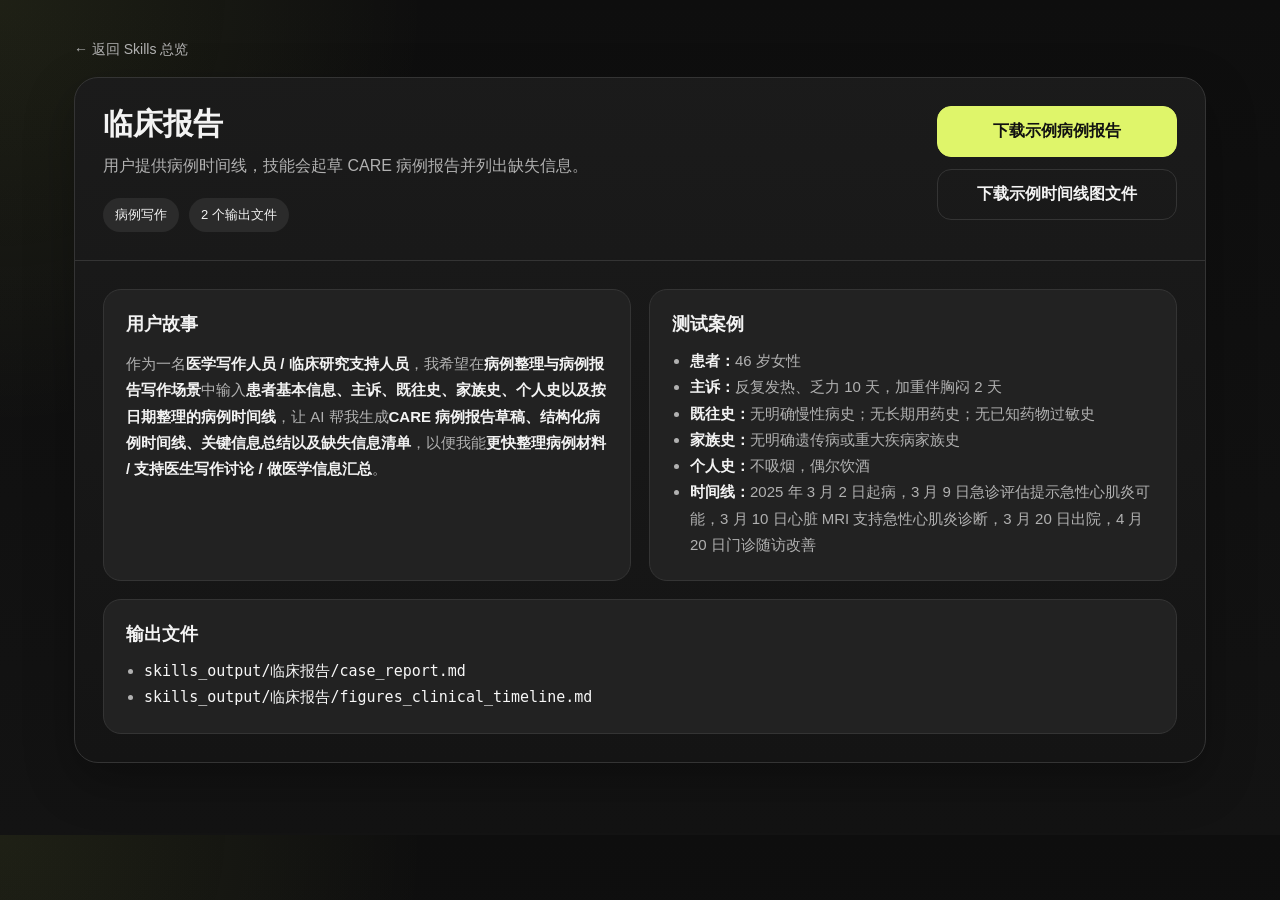
<file: docs/skills/clinical-reports.html>
<!DOCTYPE html>
<html lang="zh-CN">
<head>
  <meta charset="UTF-8">
  <meta name="viewport" content="width=device-width, initial-scale=1.0">
  <title>临床报告</title>
  <link rel="stylesheet" href="../assets/skills.css">
</head>
<body>
  <main class="page">
    <a class="back-link" href="../index.html">← 返回 Skills 总览</a>

    <section class="skill-card">
      <div class="skill-header">
        <div class="skill-title">
          <h2>临床报告</h2>
          <p class="skill-teaching">用户提供病例时间线，技能会起草 CARE 病例报告并列出缺失信息。</p>
          <div class="meta">
            <span>病例写作</span>
            <span>2 个输出文件</span>
          </div>
        </div>

        <div class="actions">
          <button class="button primary" type="button" data-download-key="clinical-report-case">下载示例病例报告</button>
          <button class="button secondary" type="button" data-download-key="clinical-report-timeline">下载示例时间线图文件</button>
        </div>
      </div>

      <div class="skill-body">
        <article class="panel">
          <h3>用户故事</h3>
          <p>作为一名<strong>医学写作人员 / 临床研究支持人员</strong>，我希望在<strong>病例整理与病例报告写作场景</strong>中输入<strong>患者基本信息、主诉、既往史、家族史、个人史以及按日期整理的病例时间线</strong>，让 AI 帮我生成<strong>CARE 病例报告草稿、结构化病例时间线、关键信息总结以及缺失信息清单</strong>，以便我能<strong>更快整理病例材料 / 支持医生写作讨论 / 做医学信息汇总</strong>。</p>
        </article>

        <article class="panel">
          <h3>测试案例</h3>
          <ul>
            <li><strong>患者：</strong>46 岁女性</li>
            <li><strong>主诉：</strong>反复发热、乏力 10 天，加重伴胸闷 2 天</li>
            <li><strong>既往史：</strong>无明确慢性病史；无长期用药史；无已知药物过敏史</li>
            <li><strong>家族史：</strong>无明确遗传病或重大疾病家族史</li>
            <li><strong>个人史：</strong>不吸烟，偶尔饮酒</li>
            <li><strong>时间线：</strong>2025 年 3 月 2 日起病，3 月 9 日急诊评估提示急性心肌炎可能，3 月 10 日心脏 MRI 支持急性心肌炎诊断，3 月 20 日出院，4 月 20 日门诊随访改善</li>
          </ul>
        </article>

        <article class="panel wide">
          <h3>输出文件</h3>
          <ul>
            <li><code>skills_output/临床报告/case_report.md</code></li>
            <li><code>skills_output/临床报告/figures_clinical_timeline.md</code></li>
          </ul>
        </article>
      </div>
    </section>
  </main>

  <script src="../assets/clinical-reports-downloads.js"></script>
  <script src="../assets/download-helper.js"></script>
  <script>
    window.attachSkillDownloads(window.clinicalReportsDownloads || {});
  </script>
</body>
</html>
</file>
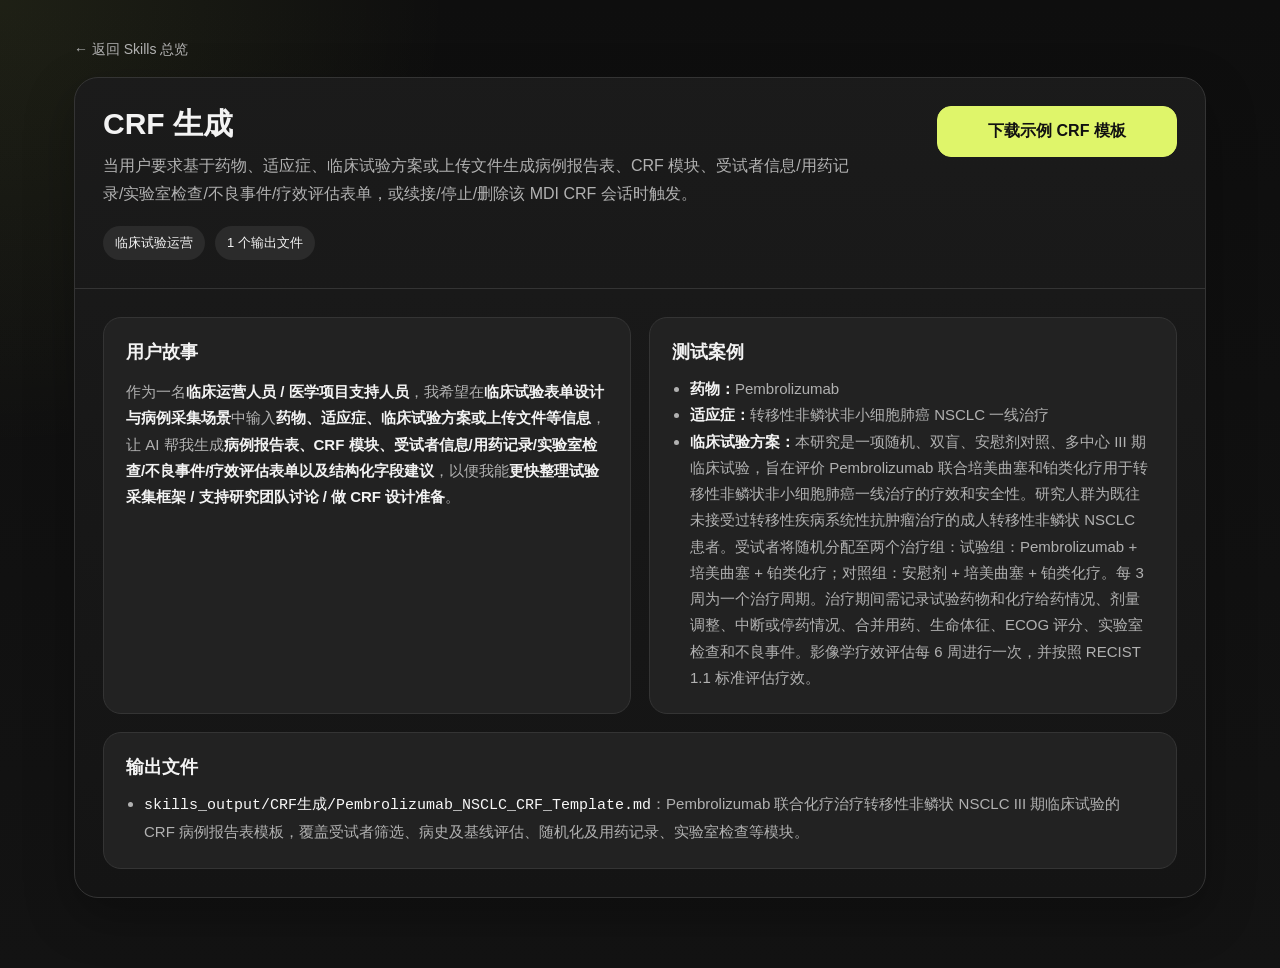
<file: docs/skills/crf-generator.html>
<!DOCTYPE html>
<html lang="zh-CN">
<head>
  <meta charset="UTF-8">
  <meta name="viewport" content="width=device-width, initial-scale=1.0">
  <title>CRF 生成</title>
  <link rel="stylesheet" href="../assets/skills.css">
</head>
<body>
  <main class="page">
    <a class="back-link" href="../index.html">← 返回 Skills 总览</a>

    <section class="skill-card">
      <div class="skill-header">
        <div class="skill-title">
          <h2>CRF 生成</h2>
          <p class="skill-teaching">当用户要求基于药物、适应症、临床试验方案或上传文件生成病例报告表、CRF 模块、受试者信息/用药记录/实验室检查/不良事件/疗效评估表单，或续接/停止/删除该 MDI CRF 会话时触发。</p>
          <div class="meta">
            <span>临床试验运营</span>
            <span>1 个输出文件</span>
          </div>
        </div>

        <div class="actions">
          <a class="button primary" href="../downloads/crf-generator/Pembrolizumab_NSCLC_CRF_Template.md" download>下载示例 CRF 模板</a>
        </div>
      </div>

      <div class="skill-body">
        <article class="panel">
          <h3>用户故事</h3>
          <p>作为一名<strong>临床运营人员 / 医学项目支持人员</strong>，我希望在<strong>临床试验表单设计与病例采集场景</strong>中输入<strong>药物、适应症、临床试验方案或上传文件等信息</strong>，让 AI 帮我生成<strong>病例报告表、CRF 模块、受试者信息/用药记录/实验室检查/不良事件/疗效评估表单以及结构化字段建议</strong>，以便我能<strong>更快整理试验采集框架 / 支持研究团队讨论 / 做 CRF 设计准备</strong>。</p>
        </article>

        <article class="panel">
          <h3>测试案例</h3>
          <ul>
            <li><strong>药物：</strong>Pembrolizumab</li>
            <li><strong>适应症：</strong>转移性非鳞状非小细胞肺癌 NSCLC 一线治疗</li>
            <li><strong>临床试验方案：</strong>本研究是一项随机、双盲、安慰剂对照、多中心 III 期临床试验，旨在评价 Pembrolizumab 联合培美曲塞和铂类化疗用于转移性非鳞状非小细胞肺癌一线治疗的疗效和安全性。研究人群为既往未接受过转移性疾病系统性抗肿瘤治疗的成人转移性非鳞状 NSCLC 患者。受试者将随机分配至两个治疗组：试验组：Pembrolizumab + 培美曲塞 + 铂类化疗；对照组：安慰剂 + 培美曲塞 + 铂类化疗。每 3 周为一个治疗周期。治疗期间需记录试验药物和化疗给药情况、剂量调整、中断或停药情况、合并用药、生命体征、ECOG 评分、实验室检查和不良事件。影像学疗效评估每 6 周进行一次，并按照 RECIST 1.1 标准评估疗效。</li>
          </ul>
        </article>

        <article class="panel wide">
          <h3>输出文件</h3>
          <ul>
            <li><code>skills_output/CRF生成/Pembrolizumab_NSCLC_CRF_Template.md</code>：Pembrolizumab 联合化疗治疗转移性非鳞状 NSCLC III 期临床试验的 CRF 病例报告表模板，覆盖受试者筛选、病史及基线评估、随机化及用药记录、实验室检查等模块。</li>
          </ul>
        </article>
      </div>
    </section>
  </main>
</body>
</html>
</file>
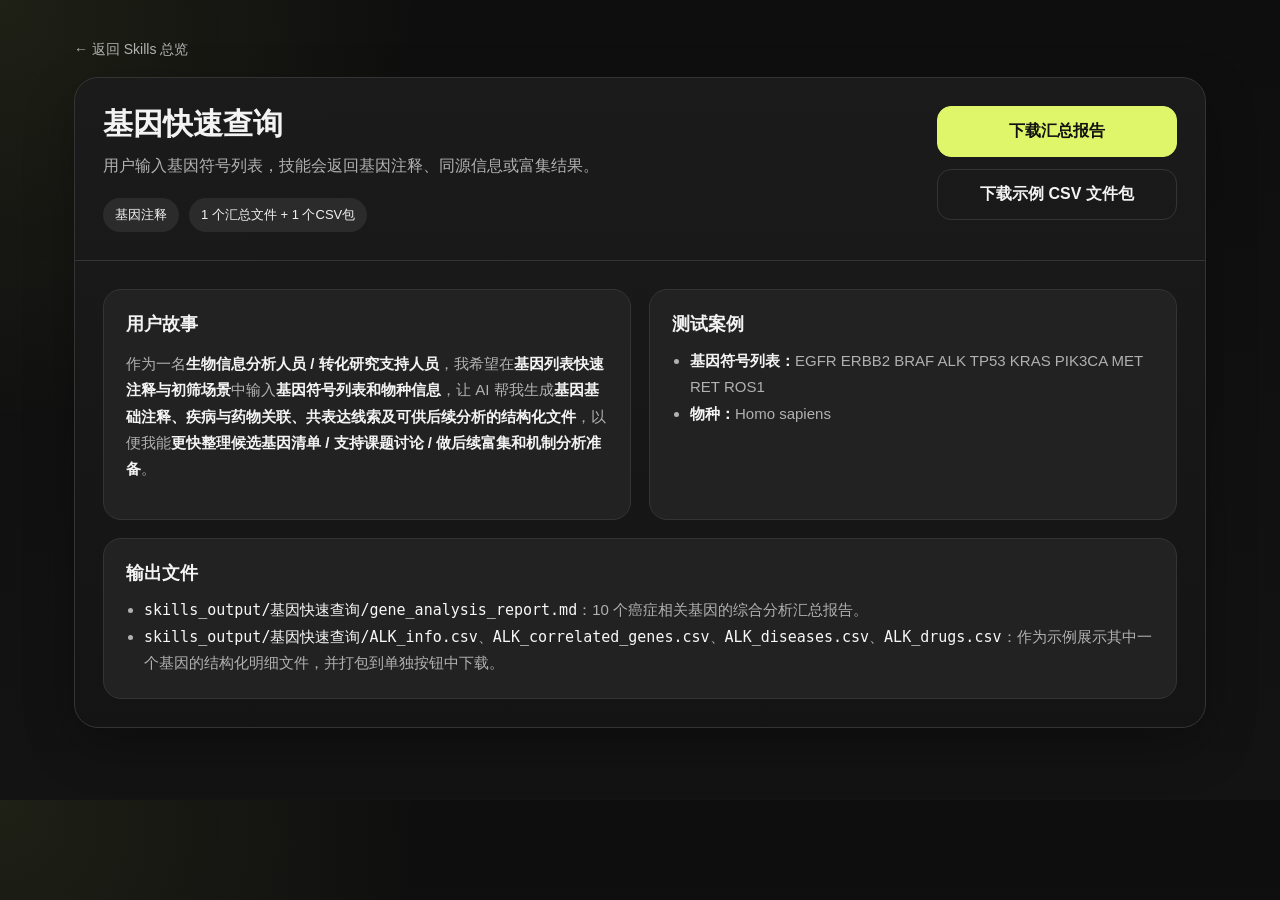
<file: docs/skills/gene-quick-query.html>
<!DOCTYPE html>
<html lang="zh-CN">
<head>
  <meta charset="UTF-8">
  <meta name="viewport" content="width=device-width, initial-scale=1.0">
  <title>基因快速查询</title>
  <link rel="stylesheet" href="../assets/skills.css">
</head>
<body>
  <main class="page">
    <a class="back-link" href="../index.html">← 返回 Skills 总览</a>

    <section class="skill-card">
      <div class="skill-header">
        <div class="skill-title">
          <h2>基因快速查询</h2>
          <p class="skill-teaching">用户输入基因符号列表，技能会返回基因注释、同源信息或富集结果。</p>
          <div class="meta">
            <span>基因注释</span>
            <span>1 个汇总文件 + 1 个CSV包</span>
          </div>
        </div>

        <div class="actions">
          <a class="button primary" href="../downloads/gene-quick-query/gene_analysis_report.md" download>下载汇总报告</a>
          <a class="button secondary" href="../downloads/gene-quick-query/ALK_csv_bundle.zip" download>下载示例 CSV 文件包</a>
        </div>
      </div>

      <div class="skill-body">
        <article class="panel">
          <h3>用户故事</h3>
          <p>作为一名<strong>生物信息分析人员 / 转化研究支持人员</strong>，我希望在<strong>基因列表快速注释与初筛场景</strong>中输入<strong>基因符号列表和物种信息</strong>，让 AI 帮我生成<strong>基因基础注释、疾病与药物关联、共表达线索及可供后续分析的结构化文件</strong>，以便我能<strong>更快整理候选基因清单 / 支持课题讨论 / 做后续富集和机制分析准备</strong>。</p>
        </article>

        <article class="panel">
          <h3>测试案例</h3>
          <ul>
            <li><strong>基因符号列表：</strong>EGFR ERBB2 BRAF ALK TP53 KRAS PIK3CA MET RET ROS1</li>
            <li><strong>物种：</strong>Homo sapiens</li>
          </ul>
        </article>

        <article class="panel wide">
          <h3>输出文件</h3>
          <ul>
            <li><code>skills_output/基因快速查询/gene_analysis_report.md</code>：10 个癌症相关基因的综合分析汇总报告。</li>
            <li><code>skills_output/基因快速查询/ALK_info.csv</code>、<code>ALK_correlated_genes.csv</code>、<code>ALK_diseases.csv</code>、<code>ALK_drugs.csv</code>：作为示例展示其中一个基因的结构化明细文件，并打包到单独按钮中下载。</li>
          </ul>
        </article>
      </div>
    </section>
  </main>
</body>
</html>
</file>
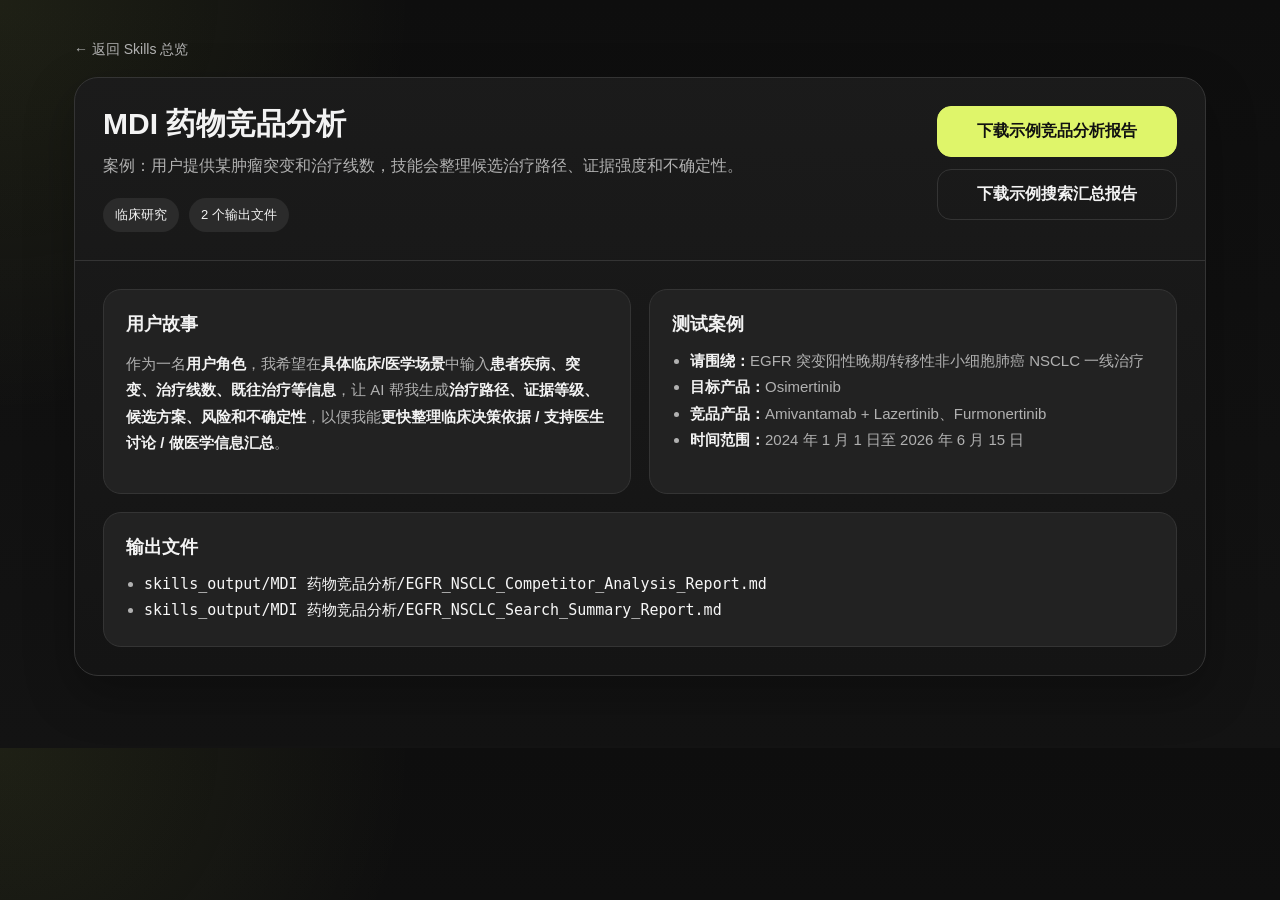
<file: docs/skills/mdi-drug-competitor-analysis.html>
<!DOCTYPE html>
<html lang="zh-CN">
<head>
  <meta charset="UTF-8">
  <meta name="viewport" content="width=device-width, initial-scale=1.0">
  <title>MDI 药物竞品分析</title>
  <link rel="stylesheet" href="../assets/skills.css">
</head>
<body>
  <main class="page">
    <a class="back-link" href="../index.html">← 返回 Skills 总览</a>

    <section class="skill-card">
      <div class="skill-header">
        <div class="skill-title">
          <h2>MDI 药物竞品分析</h2>
          <p class="skill-teaching">案例：用户提供某肿瘤突变和治疗线数，技能会整理候选治疗路径、证据强度和不确定性。</p>
          <div class="meta">
            <span>临床研究</span>
            <span>2 个输出文件</span>
          </div>
        </div>

        <div class="actions">
          <button class="button primary" type="button" data-download-key="competitor-report">下载示例竞品分析报告</button>
          <button class="button secondary" type="button" data-download-key="search-summary-report">下载示例搜索汇总报告</button>
        </div>
      </div>

      <div class="skill-body">
        <article class="panel">
          <h3>用户故事</h3>
          <p>作为一名<strong>用户角色</strong>，我希望在<strong>具体临床/医学场景</strong>中输入<strong>患者疾病、突变、治疗线数、既往治疗等信息</strong>，让 AI 帮我生成<strong>治疗路径、证据等级、候选方案、风险和不确定性</strong>，以便我能<strong>更快整理临床决策依据 / 支持医生讨论 / 做医学信息汇总</strong>。</p>
        </article>

        <article class="panel">
          <h3>测试案例</h3>
          <ul>
            <li><strong>请围绕：</strong>EGFR 突变阳性晚期/转移性非小细胞肺癌 NSCLC 一线治疗</li>
            <li><strong>目标产品：</strong>Osimertinib</li>
            <li><strong>竞品产品：</strong>Amivantamab + Lazertinib、Furmonertinib</li>
            <li><strong>时间范围：</strong>2024 年 1 月 1 日至 2026 年 6 月 15 日</li>
          </ul>
        </article>

        <article class="panel wide">
          <h3>输出文件</h3>
          <ul>
            <li><code>skills_output/MDI 药物竞品分析/EGFR_NSCLC_Competitor_Analysis_Report.md</code></li>
            <li><code>skills_output/MDI 药物竞品分析/EGFR_NSCLC_Search_Summary_Report.md</code></li>
          </ul>
        </article>
      </div>
    </section>
  </main>

  <script>
    const downloadableFiles = {
      "competitor-report": {
        filename: "EGFR_NSCLC_Competitor_Analysis_Report.md",
        content: "# EGFR\u7a81\u53d8\u9633\u6027\u665a\u671f/\u8f6c\u79fb\u6027NSCLC\u4e00\u7ebf\u6cbb\u7597\uff1a\u7ade\u54c1\u5206\u6790\u62a5\u544a\n\n## Osimertinib vs Amivantamab+Lazertinib vs Furmonertinib\n\n> MDI \u4f1a\u8bdd ID: `8c0dc570-549a-4fc3-9480-d67059b069ff`\n\n---\n\n## \u6267\u884c\u6458\u8981\n\nEGFR\u7a81\u53d8\u9633\u6027\u665a\u671fNSCLC\u7684\u4e00\u7ebf\u6cbb\u7597\u683c\u5c40\u6b63\u7ecf\u5386\u6df1\u523b\u53d8\u9769\u3002\u968f\u7740MARIPOSA\u7814\u7a76\u8bc1\u5b9e\u57c3\u4e07\u59a5\u5355\u6297+\u62c9\u6cfd\u66ff\u5c3c\u76f8\u8f83\u4e8e\u5965\u5e0c\u66ff\u5c3c\u5355\u836f\u7684OS\u4f18\u52bf\uff08HR 0.75\uff09\uff0c\u4ee5\u53caFLAURA2\u7814\u7a76\u786e\u8ba4\u5965\u5e0c\u66ff\u5c3c+\u5316\u7597\u7684\u663e\u8457\u751f\u5b58\u83b7\u76ca\uff08\u4e2d\u4f4dOS\u8fd150\u4e2a\u6708\uff09\uff0c\u4e34\u5e8a\u5df2\u8fdb\u5165\u4e09\u79cd\u7ecf\u9a8c\u8bc1\u4e00\u7ebf\u7b56\u7565\u5e76\u5b58\u7684\u65f6\u4ee3\u3002\u5728\u4e2d\u56fd\u5e02\u573a\uff0c\u4f0f\u7f8e\u66ff\u5c3c\u51ed\u501fFURLONG\u7814\u7a7620.8\u4e2a\u6708\u7684\u4e2d\u4f4dPFS\u548c\u4f18\u5f02\u5b89\u5168\u6027\uff0c\u6210\u4e3a\u91cd\u8981\u7ade\u4e89\u529b\u91cf\u3002\n\n---\n\n## 1. \u4ea7\u54c1\u6982\u51b5\n\n| \u7ef4\u5ea6 | Osimertinib | Amivantamab+Lazertinib | Furmonertinib |\n|------|------------|------------------------|---------------|\n| \u7c7b\u578b | \u7b2c\u4e09\u4ee3EGFR-TKI | EGFR/MET\u53cc\u6297 + \u7b2c\u4e09\u4ee3TKI | \u7b2c\u4e09\u4ee3EGFR-TKI |\n| \u7ed9\u836f\u65b9\u5f0f | \u53e3\u670d\uff0880mg QD\uff09 | \u9759\u8109/\u76ae\u4e0b + \u53e3\u670d | \u53e3\u670d\uff0880mg QD\uff09 |\n| FDA\u6279\u51c6 | 2018\u5e74\u4e00\u7ebf | 2024\u5e748\u6708\u4e00\u7ebf | \u672a\u83b7\u6279\uff08\u4e2d\u56fd\u5df2\u83b7\u6279\uff09 |\n| \u5173\u952e\u7814\u7a76 | FLAURA / FLAURA2 | MARIPOSA | FURLONG |\n\n---\n\n## 2. \u4e34\u5e8a\u7597\u6548\u5934\u5bf9\u5934\u6bd4\u8f83\n\n### 2.1 PFS\u6bd4\u8f83\n\n| \u65b9\u6848 | \u4e2d\u4f4dPFS | PFS HR |\n|------|---------|--------|\n| \u5965\u5e0c\u66ff\u5c3c\u5355\u836f\uff08FLAURA\uff09 | 18.9\u4e2a\u6708 | 0.46 vs 1st-gen |\n| \u5965\u5e0c\u66ff\u5c3c+\u5316\u7597\uff08FLAURA2\uff09 | 25.5\u4e2a\u6708 | 0.62 vs \u5965\u5e0c\u66ff\u5c3c\u5355\u836f |\n| Ami+Laz\uff08MARIPOSA\uff09 | 23.7\u4e2a\u6708 | 0.70 vs \u5965\u5e0c\u66ff\u5c3c\u5355\u836f |\n| \u4f0f\u7f8e\u66ff\u5c3c\uff08FURLONG\uff09 | 20.8\u4e2a\u6708 | 0.44 vs \u5409\u975e\u66ff\u5c3c |\n\n### 2.2 OS\u6bd4\u8f83\n\n| \u65b9\u6848 | \u4e2d\u4f4dOS | OS HR | 3\u5e74OS\u7387 |\n|------|--------|-------|---------|\n| \u5965\u5e0c\u66ff\u5c3c\u5355\u836f\uff08FLAURA\uff09 | 38.6\u4e2a\u6708 | 0.80 | - |\n| \u5965\u5e0c\u66ff\u5c3c+\u5316\u7597\uff08FLAURA2\uff09 | ~50\u4e2a\u6708 | 0.77 | - |\n| Ami+Laz\uff08MARIPOSA\uff09 | \u672a\u8fbe\u5230 | 0.75 | 60% |\n| \u4f0f\u7f8e\u66ff\u5c3c\uff08FURLONG\uff09 | \u5f85\u6210\u719f | - | - |\n\n### 2.3 CNS\u7597\u6548\n\n| \u65b9\u6848 | CNS PFS HR | 3\u5e74\u9885\u5185PFS\u7387 |\n|------|-----------|-------------|\n| \u5965\u5e0c\u66ff\u5c3c\u5355\u836f\uff08FLAURA\uff09 | 0.48 | - |\n| \u5965\u5e0c\u66ff\u5c3c+\u5316\u7597\uff08FLAURA2\uff09 | 0.58 | - |\n| Ami+Laz\uff08MARIPOSA\uff09 | - | 38% vs 18% |\n| \u4f0f\u7f8e\u66ff\u5c3c\uff08FURLONG\uff09 | 0.40 | - |\n\n---\n\n## 3. \u5b89\u5168\u6027\u6bd4\u8f83\n\n| \u4e0d\u826f\u4e8b\u4ef6 | \u5965\u5e0c\u66ff\u5c3c\u5355\u836f | \u5965\u5e0c\u66ff\u5c3c+\u5316\u7597 | Ami+Laz | \u4f0f\u7f8e\u66ff\u5c3c |\n|---------|------------|-------------|---------|---------|\n| \u22653\u7ea7TRAE | 34% | 46-63% | ~40% | **11%** |\n| \u76ae\u75b9 | 58% | - | \u5e38\u89c1 | \u8f83\u4f4e |\n| \u8f93\u6ce8\u53cd\u5e94 | \u65e0 | \u65e0 | \u5e38\u89c1 | \u65e0 |\n| \u8840\u6db2\u5b66\u6bd2\u6027 | \u4f4e | \u9ad8\uff08\u8d2b\u884046%\uff09 | \u4f4e | \u4f4e |\n\n---\n\n## 4. SWOT\u5206\u6790\n\n### Osimertinib\n\n| \u4f18\u52bf | \u52a3\u52bf |\n|------|------|\n| \u6700\u6210\u719f\u4e34\u5e8a\u6570\u636e | \u5355\u836fPFS/OS\u5df2\u4e0d\u9886\u5148 |\n| \u53e3\u670d\u4fbf\u6377\u3001CNS\u6d3b\u6027\u597d | \u8010\u836f\u4e0d\u53ef\u907f\u514d |\n| \u5168\u7403\u53ef\u53ca\u6027\u6700\u4f73 | \u8010\u836f\u540e\u9009\u62e9\u6709\u9650 |\n| ADAURA\u8f85\u52a9\u6cbb\u7597\u5e03\u5c40 | - |\n\n| \u673a\u4f1a | \u5a01\u80c1 |\n|------|------|\n| FLAURA2\u8054\u5408\u5316\u7597\u786e\u7acb\u65b0\u6807\u51c6 | MARIPOSA\u8bc1\u5b9eAmi+Laz OS\u4f18\u52bf |\n| \u65e9\u671fNSCLC\u62d3\u5c55 | \u4f0f\u7f8e\u66ff\u5c3c\u5728\u4e2d\u56fd\u5e02\u573a\u4fb5\u8680\u4efd\u989d |\n| \u975e\u7ecf\u5178\u7a81\u53d8\u63a2\u7d22 | \u65b0\u836f\u4e0d\u65ad\u6d8c\u73b0 |\n\n### Amivantamab+Lazertinib\n\n| \u4f18\u52bf | \u52a3\u52bf |\n|------|------|\n| \u9996\u4e2a\u8bc1\u660eOS\u4f18\u4e8e\u5965\u5e0c\u66ff\u5c3c\u7684\u4e00\u7ebf\u65b9\u6848 | \u7ed9\u836f\u590d\u6742\uff08\u8f93\u6ce8+\u53e3\u670d\uff09 |\n| \u65e0\u5316\u7597\u65b9\u6848 | \u76ae\u80a4\u6bd2\u6027\u9700\u79ef\u6781\u7ba1\u7406 |\n| \u53cc\u901a\u8def\u6291\u5236\uff0c\u9884\u9632\u8010\u836f | VTE/IRR\u98ce\u9669 |\n| 3\u5e74\u9885\u5185PFS\u7387\u7ffb\u500d | \u6210\u672c\u8f83\u9ad8 |\n\n| \u673a\u4f1a | \u5a01\u80c1 |\n|------|------|\n| \u9ad8\u98ce\u9669\u60a3\u8005\u7cbe\u51c6\u5b9a\u4f4d | \u5965\u5e0c\u66ff\u5c3c+\u5316\u7597\u7684\u7ade\u4e89 |\n| \u76ae\u4e0b\u5236\u5242\u63d0\u5347\u4fbf\u5229\u6027 | \u6cbb\u7597\u590d\u6742\u6027\u9650\u5236\u5e94\u7528 |\n| \u975e\u7ecf\u5178\u7a81\u53d8/Osimertinib\u8010\u836f | \u65b0\u7ade\u54c1\u51fa\u73b0 |\n\n### Furmonertinib\n\n| \u4f18\u52bf | \u52a3\u52bf |\n|------|------|\n| \u5355\u836f\u6700\u957fPFS\uff0820.8\u4e2a\u6708\uff09 | OS\u6570\u636e\u672a\u6210\u719f |\n| \u5b89\u5168\u6027\u6700\u4f73\uff08\u22653\u7ea7TRAE 11%\uff09 | \u7f3a\u4e4fvs\u5965\u5e0c\u66ff\u5c3c\u5934\u5bf9\u5934\u6570\u636e |\n| CNS\u6d3b\u6027\u7a81\u51fa | \u5168\u7403\u5e02\u573a\u51c6\u5165\u6709\u9650 |\n| \u4e2d\u56fd\u672c\u571f\u4f18\u52bf | \u56fd\u9645\u8ba4\u53ef\u5ea6\u4e0d\u8db3 |\n\n| \u673a\u4f1a | \u5a01\u80c1 |\n|------|------|\n| \u5168\u7403\u6ce8\u518c\u7814\u7a76\u63a8\u8fdb | \u5965\u5e0c\u66ff\u5c3c\u5168\u7403\u4e3b\u5bfc\u5730\u4f4d |\n| Exon 20\u63d2\u5165/PACC\u7a81\u53d8\u5dee\u5f02\u5316 | Ami+Laz\u7684OS\u4f18\u52bf |\n| \u4e2d\u56fd\u5e02\u573a\u6df1\u8015 | \u5168\u7403\u6ce8\u518c\u4e0d\u786e\u5b9a\u6027 |\n\n---\n\n## 5. \u7ade\u4e89\u529b\u8bc4\u4f30\u77e9\u9635\n\n| \u7ef4\u5ea6 | \u5965\u5e0c\u66ff\u5c3c\u5355\u836f | \u5965\u5e0c\u66ff\u5c3c+\u5316\u7597 | Ami+Laz | \u4f0f\u7f8e\u66ff\u5c3c |\n|------|:----------:|:----------:|:-----:|:-----:|\n| PFS\u7597\u6548 | \u2605\u2605\u2605\u2606\u2606 | \u2605\u2605\u2605\u2605\u2605 | \u2605\u2605\u2605\u2605\u2606 | \u2605\u2605\u2605\u2605\u2606 |\n| OS\u7597\u6548 | \u2605\u2605\u2605\u2606\u2606 | \u2605\u2605\u2605\u2605\u2605 | \u2605\u2605\u2605\u2605\u2605 | \u5f85\u5b9a |\n| CNS\u7597\u6548 | \u2605\u2605\u2605\u2605\u2606 | \u2605\u2605\u2605\u2605\u2605 | \u2605\u2605\u2605\u2605\u2605 | \u2605\u2605\u2605\u2605\u2606 |\n| \u5b89\u5168\u6027 | \u2605\u2605\u2605\u2605\u2605 | \u2605\u2605\u2605\u2606\u2606 | \u2605\u2605\u2605\u2606\u2606 | \u2605\u2605\u2605\u2605\u2605 |\n| \u7ed9\u836f\u4fbf\u5229\u6027 | \u2605\u2605\u2605\u2605\u2605 | \u2605\u2605\u2605\u2606\u2606 | \u2605\u2605\u2605\u2606\u2606 | \u2605\u2605\u2605\u2605\u2605 |\n| \u5168\u7403\u53ef\u53ca\u6027 | \u2605\u2605\u2605\u2605\u2605 | \u2605\u2605\u2605\u2605\u2606 | \u2605\u2605\u2605\u2605\u2606 | \u2605\u2605\u2606\u2606\u2606 |\n| \u6570\u636e\u6210\u719f\u5ea6 | \u2605\u2605\u2605\u2605\u2605 | \u2605\u2605\u2605\u2605\u2606 | \u2605\u2605\u2605\u2605\u2606 | \u2605\u2605\u2605\u2606\u2606 |\n\n---\n\n## 6. \u5e02\u573a\u4efd\u989d\u5c55\u671b\uff08\u81f32026\u5e74\uff09\n\n### \u5168\u7403\u5e02\u573a\u9884\u6d4b\n- \u5965\u5e0c\u66ff\u5c3c\uff08\u5355\u836f+\u5316\u7597\uff09\uff1a**50-60%**\n- Ami+Laz\uff1a**25-35%**\n- \u5176\u4ed6\uff08\u542b\u4f0f\u7f8e\u66ff\u5c3c\u5728\u90e8\u5206\u5e02\u573a\uff09\uff1a**10-20%**\n\n### \u4e2d\u56fd\u5e02\u573a\u9884\u6d4b\n- \u4f0f\u7f8e\u66ff\u5c3c\uff1a**30-40%**\uff08\u672c\u571f\u4f18\u52bf+\u533b\u4fdd\uff09\n- \u5965\u5e0c\u66ff\u5c3c\uff1a**30-35%**\n- Ami+Laz\uff1a**15-20%**\n- \u5176\u4ed6\uff1a**10-15%**\n\n---\n\n## 7. \u5bf9Osimertinib\u7684\u6218\u7565\u5efa\u8bae\n\n1. **\u5f3a\u5316FLAURA2 OS\u6570\u636e\u4f20\u64ad**\uff1a\u4e2d\u4f4dOS\u8fd150\u4e2a\u6708\u662f\u76ee\u524d\u8be5\u9886\u57df\u6700\u957f\u6570\u636e\uff0c\u5e94\u4f5c\u4e3a\u6838\u5fc3\u7ade\u4e89\u4f18\u52bf\u63a8\u5e7f\n2. **\"\u9aa8\u5e72\u6cbb\u7597\"\u5b9a\u4f4d**\uff1a\u65e0\u8bba\u5355\u836f\u8fd8\u662f\u8054\u5408\u5316\u7597\uff0c\u5965\u5e0c\u66ff\u5c3c\u662f\u6cbb\u7597\u6838\u5fc3\uff0c\u5f3a\u8c03\u5176\u4e0d\u53ef\u66ff\u4ee3\u6027\n3. **\u65e9\u671fNSCLC\u58c1\u5792\u52a0\u56fa**\uff1aADAURA\u8f85\u52a9\u6cbb\u7597+NeoADAURA\u65b0\u8f85\u52a9\u6cbb\u7597\u6784\u5efa\u56f4\u624b\u672f\u671f\u62a4\u57ce\u6cb3\n4. **\u8054\u5408\u7b56\u7565\u6301\u7eed\u8fed\u4ee3**\uff1a\u63a2\u7d22\u5965\u5e0c\u66ff\u5c3c+MET\u6291\u5236\u5242\u3001\u5965\u5e0c\u66ff\u5c3c+ADC\u7b49\u65b0\u7ec4\u5408\n5. **\u5168\u7a0b\u7ba1\u7406\u53d9\u4e8b**\uff1aCOMPEL\u7814\u7a76\u652f\u6301\u8fdb\u5c55\u540e\u7ee7\u7eed\u4f7f\u7528\u5965\u5e0c\u66ff\u5c3c\uff0c\u6784\u5efa\"\u4ece\u4e00\u7ebf\u5230\u540e\u7ebf\"\u7684\u5168\u7a0b\u65b9\u6848\n6. **\u4e2d\u56fd\u5e02\u573a\u5e94\u5bf9**\uff1a\u5173\u6ce8\u4f0f\u7f8e\u66ff\u5c3c\u5168\u7403\u6ce8\u518c\u8fdb\u5c55\uff0c\u7a81\u51fa\u5965\u5e0c\u66ff\u5c3cOS\u6570\u636e\u6210\u719f\u5ea6\u548c\u5168\u7403\u7ecf\u9a8c\u4f18\u52bf\n\n---\n\n## 8. \u7ed3\u8bba\n\nEGFR\u7a81\u53d8\u665a\u671fNSCLC\u4e00\u7ebf\u6cbb\u7597\u5df2\u4ece\u5355\u836f\u65f6\u4ee3\u8fdb\u5165\u8054\u5408\u6cbb\u7597\u65f6\u4ee3\u3002\u5965\u5e0c\u66ff\u5c3c\u901a\u8fc7FLAURA2\u786e\u7acb\u8054\u5408\u5316\u7597\u65b0\u6807\u51c6\uff0cAmi+Laz\u901a\u8fc7MARIPOSA\u8bc1\u660e\u65e0\u5316\u7597\u8054\u5408\u65b9\u6848\u4ea6\u53ef\u8d85\u8d8a\u5355\u836f\u3002\u4f0f\u7f8e\u66ff\u5c3c\u4ee5\u4f18\u5f02\u7684\u5b89\u5168\u6027\u548cPFS\u6570\u636e\u5728\u4e2d\u56fd\u5e02\u573a\u5f62\u6210\u6709\u6548\u7ade\u4e89\u3002\u672a\u6765\u6cbb\u7597\u5c06\u66f4\u8d8b\u4e2a\u4f53\u5316\u2014\u2014\u57fa\u4e8e\u98ce\u9669\u5206\u5c42\u3001\u751f\u7269\u6807\u5fd7\u7269\u548c\u60a3\u8005\u504f\u597d\u9009\u62e9\u65b9\u6848\u3002\n\n> **\u53c2\u8003\u6587\u732e**\uff1a\u8be6\u89c1MDI\u539f\u59cb\u8f93\u51fa\uff0c\u542b91\u6761\u5f15\u7528\u6765\u6e90\uff08PubMed\u3001ClinicalTrials.gov\u3001ASCO Post\u3001NCCN\u3001ESMO\u7b49\uff09"
      },
      "search-summary-report": {
        filename: "EGFR_NSCLC_Search_Summary_Report.md",
        content: "# EGFR\u7a81\u53d8\u9633\u6027\u665a\u671f/\u8f6c\u79fb\u6027NSCLC\u4e00\u7ebf\u6cbb\u7597\uff1a\u641c\u7d22\u7ed3\u679c\u6c47\u603b\u62a5\u544a\uff082024\u5e741\u6708-2026\u5e746\u6708\uff09\n\n> MDI \u4f1a\u8bdd ID: `8c0dc570-549a-4fc3-9480-d67059b069ff`\n\n---\n\n## \u5f15\u8a00\n\nEGFR\u7a81\u53d8\u9633\u6027NSCLC\u7684\u4e00\u7ebf\u6cbb\u7597\u683c\u5c40\u5728\u8fd1\u4e24\u5e74\u7ecf\u5386\u4e86\u6df1\u523b\u53d8\u9769\u3002\u968f\u7740FLAURA2\u3001MARIPOSA\u7b49\u5173\u952eIII\u671f\u4e34\u5e8a\u8bd5\u9a8c\u603b\u751f\u5b58\u671f\u6570\u636e\u7684\u6210\u719f\uff0c\u4ee5\u53ca\u4f0f\u7f8e\u66ff\u5c3c\u7b49\u65b0\u578b\u7b2c\u4e09\u4ee3EGFR-TKI\u7684\u6d8c\u73b0\uff0c\u4e34\u5e8a\u533b\u751f\u73b0\u9762\u4e34\u66f4\u4e3a\u590d\u6742\u7684\u6cbb\u7597\u9009\u62e9\u3002\u672c\u62a5\u544a\u7cfb\u7edf\u6c47\u603b\u4e86\u5965\u5e0c\u66ff\u5c3c\u3001\u57c3\u4e07\u59a5\u5355\u6297\u8054\u5408\u62c9\u6cfd\u66ff\u5c3c\u53ca\u4f0f\u7f8e\u66ff\u5c3c\u7684\u6700\u65b0\u7814\u7a76\u8fdb\u5c55\u3002\n\n---\n\n## \u4e00\u3001\u5965\u5e0c\u66ff\u5c3c\u6700\u65b0\u7814\u7a76\u8fdb\u5c55\n\n### 1.1 FLAURA\u7814\u7a76\n\n\u5965\u5e0c\u66ff\u5c3c\u7ec4\u4e2d\u4f4dPFS\u8fbe18.9\u4e2a\u6708\uff0c\u663e\u8457\u4f18\u4e8e\u5bf9\u7167\u7ec4\u768410.2\u4e2a\u6708\uff08HR 0.46\uff0cP<0.001\uff09\u3002\u4e2d\u4f4dOS\u8fbe38.6\u4e2a\u6708\uff0c\u6b7b\u4ea1\u98ce\u9669\u964d\u4f4e20%\u3002CNS\u8fdb\u5c55\u4e8b\u4ef6\u53d1\u751f\u7387\u4ec5\u4e3a6%\uff0c\u8fdc\u4f4e\u4e8e\u5bf9\u7167\u7ec4\u768415%\u3002\n\n### 1.2 FLAURA2\u7814\u7a76\uff082025 WCLC\u6700\u7ec8OS\u5206\u6790\uff09\n\n- \u5965\u5e0c\u66ff\u5c3c+\u5316\u7597 vs \u5965\u5e0c\u66ff\u5c3c\u5355\u836f\uff1a\u4e2d\u4f4dPFS 25.5 vs 16.7\u4e2a\u6708\uff08HR 0.62\uff09\n- **\u6700\u7ec8OS**\uff1a\u8054\u5408\u6cbb\u7597\u7ec4\u4e2d\u4f4dOS\u63a5\u8fd150\u4e2a\u6708\uff0c\u5355\u836f\u7ec437.9\u4e2a\u6708\uff08HR 0.77, P=0.02\uff09\n- CNS\u8f6c\u79fb\u4e9a\u7ec4\uff1a\u4e2d\u4f4dOS 40.9 vs 29.7\u4e2a\u6708\uff08HR 0.72\uff09\n- \u8fd9\u662f\u8be5\u60a3\u8005\u7fa4\u4f53\u4e2d\u8fc4\u4eca\u4e3a\u6b62\u6700\u957f\u7684\u4e2d\u4f4dOS\u6570\u636e\n\n### 1.3 ADAURA\u7814\u7a76\n\nII-IIIA\u671f\u60a3\u8005\u4e2d\u5965\u5e0c\u66ff\u5c3c\u7ec44\u5e74DFS\u7387\u4e3a70%\uff0c\u5b89\u6170\u5242\u7ec429%\uff08HR 0.23\uff09\u3002CNS DFS\u7684HR\u4e3a0.24\u3002\n\n### 1.4 \u8010\u836f\u673a\u5236\n\n\u6700\u5e38\u89c1\u83b7\u5f97\u6027\u8010\u836f\uff1aMET\u6269\u589e\uff0816%\uff09\u548cEGFR C797S\u7a81\u53d8\uff086%\uff09\u3002COMPEL\u7814\u7a76\uff1a\u5965\u5e0c\u66ff\u5c3c\u8fdb\u5c55\u540e\u7ee7\u7eed\u8054\u5408\u5316\u7597\uff0c\u4e2d\u4f4dPFS 8.4 vs 4.4\u4e2a\u6708\uff08HR 0.43\uff09\u3002\n\n---\n\n## \u4e8c\u3001\u57c3\u4e07\u59a5\u5355\u6297\u8054\u5408\u62c9\u6cfd\u66ff\u5c3c\n\n### 2.1 MARIPOSA\u7814\u7a76\n\n- 1074\u4f8b\u60a3\u8005\uff0c\u57c3\u4e07\u59a5\u5355\u6297+\u62c9\u6cfd\u66ff\u5c3c vs \u5965\u5e0c\u66ff\u5c3c\u5355\u836f\n- \u4e2d\u4f4dPFS\uff1a23.7 vs 16.6\u4e2a\u6708\uff08HR 0.70, P<0.001\uff09\n- **\u6700\u7ec8OS\uff082025 ELCC\uff09**\uff1a\u8054\u5408\u7ec4\u4e2d\u4f4dOS\u672a\u8fbe\u5230\uff0c\u5965\u5e0c\u66ff\u5c3c\u7ec436.7\u4e2a\u6708\uff08HR 0.75, P<0.005\uff09\n- 3\u5e74OS\u7387\uff1a60% vs 51%\uff08\u7edd\u5bf9\u83b7\u76ca9\u4e2a\u767e\u5206\u70b9\uff09\n- 3\u5e74\u9885\u5185PFS\u7387\uff1a38% vs 18%\n- \u4e9a\u6d32\u4e9a\u7ec4\uff1a\u4e2d\u4f4dOS\u9884\u8ba1\u8d854\u5e74\uff0c\u6bd4\u5965\u5e0c\u66ff\u5c3c\u5ef6\u957f1\u5e74\u4ee5\u4e0a\n\n### 2.2 FDA\u6279\u51c6\uff082024\u5e748\u6708\uff09\n\nFDA\u6279\u51c6\u57c3\u4e07\u59a5\u5355\u6297+\u62c9\u6cfd\u66ff\u5c3c\u7528\u4e8eEGFR exon 19 del / L858R\u7a81\u53d8\u665a\u671fNSCLC\u4e00\u7ebf\u6cbb\u7597\u3002\n\n### 2.3 PALOMA-3\u7814\u7a76\n\n\u76ae\u4e0b\u6ce8\u5c04vs\u9759\u8109\u7ed9\u836f\u57c3\u4e07\u59a5\u5355\u6297\u8054\u5408\u62c9\u6cfd\u66ff\u5c3c\uff0c\u975e\u52a3\u6548\uff0cIRR\u53d1\u751f\u7387\u66f4\u4f4e\u3002\n\n### 2.4 COCOON\u7814\u7a76\n\n\u589e\u5f3a\u76ae\u80a4\u7ba1\u7406\u7b56\u7565\u4f7f\u22652\u7ea7\u76ae\u80a4\u4e0d\u826f\u4e8b\u4ef6\u53d1\u751f\u7387\u964d\u4f4e50%\u3002\n\n---\n\n## \u4e09\u3001\u4f0f\u7f8e\u66ff\u5c3c\n\n### 3.1 FURLONG\u7814\u7a76\n\n- 358\u4f8b\u4e2d\u56fd\u60a3\u8005\uff0c\u4f0f\u7f8e\u66ff\u5c3c vs \u5409\u975e\u66ff\u5c3c\n- \u4e2d\u4f4dPFS\uff1a20.8 vs 11.1\u4e2a\u6708\uff08HR 0.44, P<0.0001\uff09\n- \u8fd9\u662f\u7b2c\u4e09\u4ee3EGFR-TKI\u5355\u836f\u4e2d\u6700\u957f\u7684PFS\u6570\u636e\n- \u22653\u7ea7TRAE\uff1a11% vs 18%\uff08\u4f0f\u7f8e\u66ff\u5c3c\u66f4\u4f4e\uff09\n- \u5b89\u5168\u6027\u7a81\u51fa\uff0c\u8179\u6cfb\u3001\u76ae\u75b9\u3001\u809d\u529f\u80fd\u5f02\u5e38\u53d1\u751f\u7387\u5747\u4f4e\u4e8e\u5409\u975e\u66ff\u5c3c\n\n### 3.2 CNS\u7597\u6548\n\nCNS\u4e2d\u4f4dPFS 20.8\u4e2a\u6708\uff0cHR 0.40\u3002CNS ORR 91%\u3002\n\n### 3.3 \u975e\u7ecf\u5178\u7a81\u53d8\n\n- EGFR exon 20\u63d2\u5165\u7a81\u53d8\uff1aORR 78.6%\uff0c\u4e2d\u4f4dDOR 15.2\u4e2a\u6708\n- FDA\u7a81\u7834\u6027\u7597\u6cd5\u8ba4\u5b9a\n- \u6b63\u5728\u8fdb\u884c\u7684FURVENT\u7814\u7a76\uff08NCT07185997\uff09\u8bc4\u4f30PACC\u975e\u7ecf\u5178\u7a81\u53d8\n\n### 3.4 \u771f\u5b9e\u4e16\u754c\u8bc1\u636e\n\n\u4e2d\u56fd\u5355\u4e2d\u5fc3\u7814\u7a76\uff1a\u771f\u5b9e\u4e16\u754c\u4e2d\u4f4dPFS 19.5\u4e2a\u6708\uff0c\u9a8c\u8bc1\u4e86\u4e34\u5e8a\u5b9e\u8df5\u4e2d\u7684\u7597\u6548\u3002\n\n---\n\n## \u56db\u3001\u5173\u952e\u7597\u6548\u6570\u636e\u6c47\u603b\n\n| \u7814\u7a76 | \u65b9\u6848 | \u4e2d\u4f4dPFS | PFS HR | \u4e2d\u4f4dOS | OS HR | ORR |\n|------|------|---------|--------|--------|-------|-----|\n| FLAURA | \u5965\u5e0c\u66ff\u5c3c vs 1st-gen TKI | 18.9 vs 10.2 | 0.46 | 38.6 vs 31.8 | 0.80 | 80% vs 76% |\n| FLAURA2 | \u5965\u5e0c\u66ff\u5c3c+\u5316\u7597 vs \u5965\u5e0c\u66ff\u5c3c | 25.5 vs 16.7 | 0.62 | ~50 vs 37.9 | 0.77 | 83% vs 76% |\n| MARIPOSA | Ami+Laz vs \u5965\u5e0c\u66ff\u5c3c | 23.7 vs 16.6 | 0.70 | NR vs 36.7 | 0.75 | 86% vs 85% |\n| FURLONG | \u4f0f\u7f8e\u66ff\u5c3c vs \u5409\u975e\u66ff\u5c3c | 20.8 vs 11.1 | 0.44 | \u5f85\u6210\u719f | - | 89% vs 84% |\n\n---\n\n## \u4e94\u3001\u6307\u5357\u66f4\u65b0\n\n- **NCCN 2024 v4**\uff1a\u5965\u5e0c\u66ff\u5c3c\u5355\u836f\u53ca\u8054\u5408\u5316\u7597\u4e3a1\u7c7b\u9996\u9009\uff1b\u57c3\u4e07\u59a5\u5355\u6297+\u62c9\u6cfd\u66ff\u5c3c\u7eb3\u5165\u4e00\u7ebf1\u7c7b\u63a8\u8350\n- **ESMO**\uff1a\u540c\u6837\u63a8\u8350\u57c3\u4e07\u59a5\u5355\u6297+\u62c9\u6cfd\u66ff\u5c3c\u4f5c\u4e3a\u4e00\u7ebf\u9009\u62e9\n- **CSCO 2024**\uff1a\u8d1d\u798f\u66ff\u5c3c\u83b7I\u7ea7\u63a8\u8350\uff1b\u5965\u5e0c\u66ff\u5c3c+\u5316\u7597\u7eb3\u5165\u63a8\u8350\uff1bMARIPOSA\u65b9\u6848\u63d0\u53ca\u4f46\u6bd2\u6027\u7ba1\u7406\u9700\u5173\u6ce8\n\n---\n\n## \u516d\u3001\u6b63\u5728\u8fdb\u884c\u7684\u5173\u952e\u4e34\u5e8a\u8bd5\u9a8c\n\n- NeoADAURA\uff1a\u5965\u5e0c\u66ff\u5c3c\u00b1\u5316\u7597\u65b0\u8f85\u52a9\u6cbb\u7597\u53ef\u5207\u9664NSCLC\n- MARIPOSA-2\uff1aAmi+Laz+\u5316\u7597\u7528\u4e8e\u5965\u5e0c\u66ff\u5c3c\u8010\u836f\u540e\n- CHRYSALIS-2\uff1aAmi+Laz\u7528\u4e8e\u975e\u7ecf\u5178EGFR\u7a81\u53d8\n- FURVENT\uff1a\u4f0f\u7f8e\u66ff\u5c3c\u7528\u4e8ePACC\u975e\u7ecf\u5178\u7a81\u53d8\u4e00\u7ebf\n- \u591a\u9879\u4f0f\u7f8e\u66ff\u5c3c\u8054\u5408\u6cbb\u7597\u7814\u7a76\uff08\u65b0\u8f85\u52a9\u3001\u8111\u819c\u8f6c\u79fb\u7b49\uff09\n\n---\n\n## \u53c2\u8003\u6587\u732e\n\n\uff08\u8be6\u89c1MDI\u539f\u59cb\u8f93\u51fa\uff0c\u542b91\u6761\u5f15\u7528\u6765\u6e90\uff09"
      }
    };

    function triggerDownload(file) {
      const blob = new Blob([file.content], { type: "text/markdown;charset=utf-8" });
      const url = URL.createObjectURL(blob);
      const link = document.createElement("a");
      link.href = url;
      link.download = file.filename;
      document.body.appendChild(link);
      link.click();
      link.remove();
      window.setTimeout(() => URL.revokeObjectURL(url), 1000);
    }

    document.querySelectorAll("[data-download-key]").forEach((button) => {
      button.addEventListener("click", () => {
        const file = downloadableFiles[button.dataset.downloadKey];
        if (file) {
          triggerDownload(file);
        }
      });
    });
  </script>
</body>
</html>
</file>
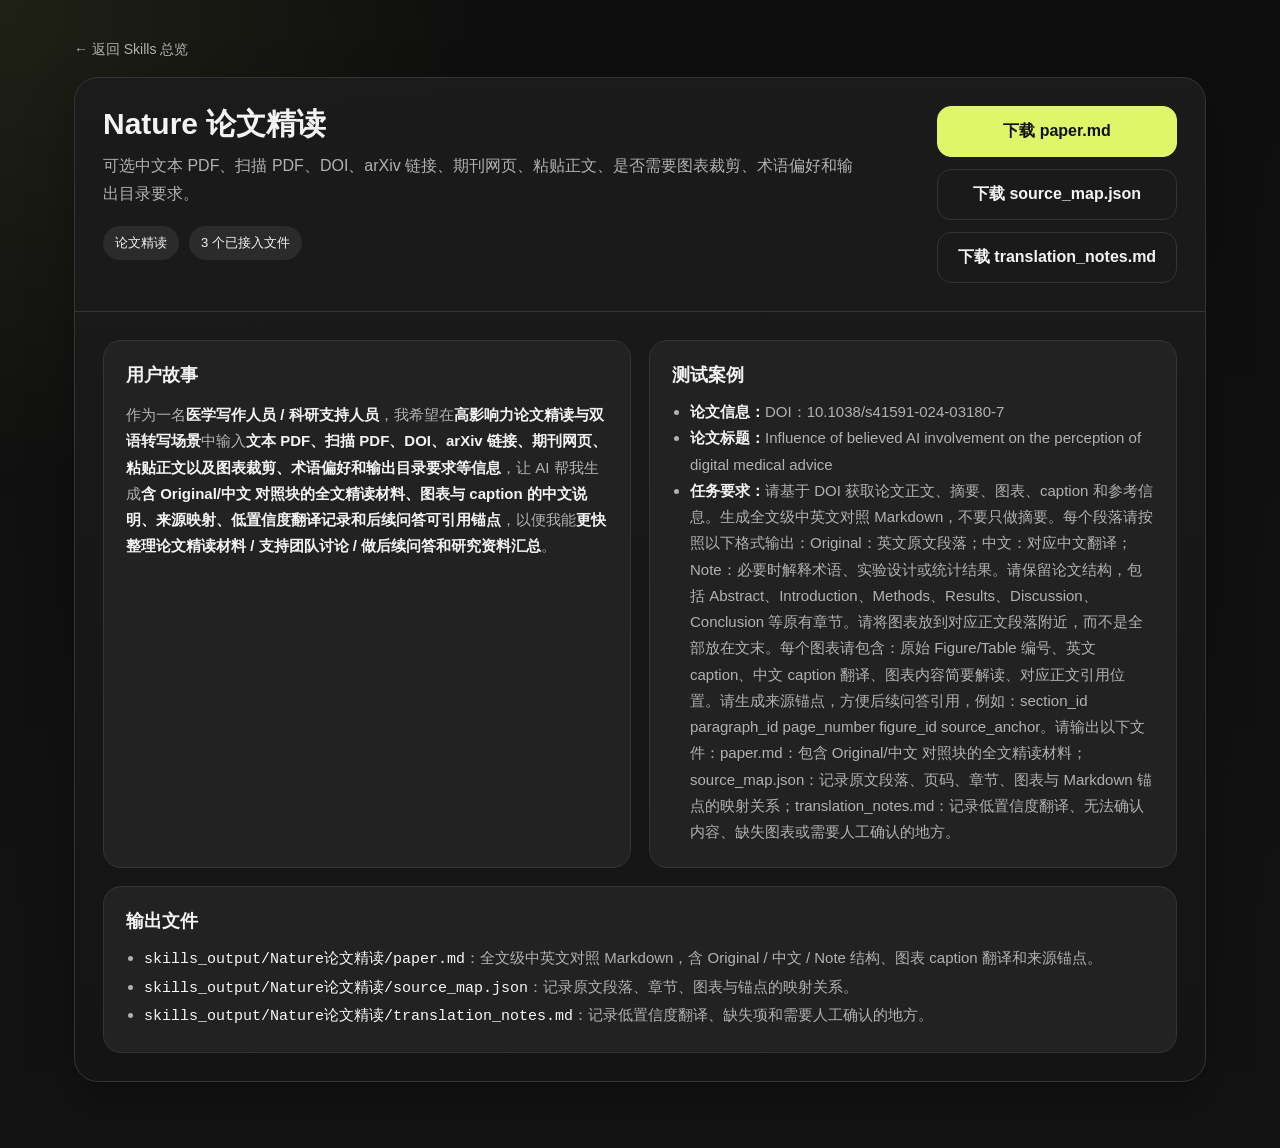
<file: docs/skills/nature-paper-reading.html>
<!DOCTYPE html>
<html lang="zh-CN">
<head>
  <meta charset="UTF-8">
  <meta name="viewport" content="width=device-width, initial-scale=1.0">
  <title>Nature 论文精读</title>
  <link rel="stylesheet" href="../assets/skills.css">
</head>
<body>
  <main class="page">
    <a class="back-link" href="../index.html">← 返回 Skills 总览</a>

    <section class="skill-card">
      <div class="skill-header">
        <div class="skill-title">
          <h2>Nature 论文精读</h2>
          <p class="skill-teaching">可选中文本 PDF、扫描 PDF、DOI、arXiv 链接、期刊网页、粘贴正文、是否需要图表裁剪、术语偏好和输出目录要求。</p>
          <div class="meta">
            <span>论文精读</span>
            <span>3 个已接入文件</span>
          </div>
        </div>

        <div class="actions">
          <a class="button primary" href="../downloads/nature-paper-reading/paper.md" download>下载 paper.md</a>
          <a class="button secondary" href="../downloads/nature-paper-reading/source_map.json" download>下载 source_map.json</a>
          <a class="button secondary" href="../downloads/nature-paper-reading/translation_notes.md" download>下载 translation_notes.md</a>
        </div>
      </div>

      <div class="skill-body">
        <article class="panel">
          <h3>用户故事</h3>
          <p>作为一名<strong>医学写作人员 / 科研支持人员</strong>，我希望在<strong>高影响力论文精读与双语转写场景</strong>中输入<strong>文本 PDF、扫描 PDF、DOI、arXiv 链接、期刊网页、粘贴正文以及图表裁剪、术语偏好和输出目录要求等信息</strong>，让 AI 帮我生成<strong>含 Original/中文 对照块的全文精读材料、图表与 caption 的中文说明、来源映射、低置信度翻译记录和后续问答可引用锚点</strong>，以便我能<strong>更快整理论文精读材料 / 支持团队讨论 / 做后续问答和研究资料汇总</strong>。</p>
        </article>

        <article class="panel">
          <h3>测试案例</h3>
          <ul>
            <li><strong>论文信息：</strong>DOI：10.1038/s41591-024-03180-7</li>
            <li><strong>论文标题：</strong>Influence of believed AI involvement on the perception of digital medical advice</li>
            <li><strong>任务要求：</strong>请基于 DOI 获取论文正文、摘要、图表、caption 和参考信息。生成全文级中英文对照 Markdown，不要只做摘要。每个段落请按照以下格式输出：Original：英文原文段落；中文：对应中文翻译；Note：必要时解释术语、实验设计或统计结果。请保留论文结构，包括 Abstract、Introduction、Methods、Results、Discussion、Conclusion 等原有章节。请将图表放到对应正文段落附近，而不是全部放在文末。每个图表请包含：原始 Figure/Table 编号、英文 caption、中文 caption 翻译、图表内容简要解读、对应正文引用位置。请生成来源锚点，方便后续问答引用，例如：section_id paragraph_id page_number figure_id source_anchor。请输出以下文件：paper.md：包含 Original/中文 对照块的全文精读材料；source_map.json：记录原文段落、页码、章节、图表与 Markdown 锚点的映射关系；translation_notes.md：记录低置信度翻译、无法确认内容、缺失图表或需要人工确认的地方。</li>
          </ul>
        </article>

        <article class="panel wide">
          <h3>输出文件</h3>
          <ul>
            <li><code>skills_output/Nature论文精读/paper.md</code>：全文级中英文对照 Markdown，含 Original / 中文 / Note 结构、图表 caption 翻译和来源锚点。</li>
            <li><code>skills_output/Nature论文精读/source_map.json</code>：记录原文段落、章节、图表与锚点的映射关系。</li>
            <li><code>skills_output/Nature论文精读/translation_notes.md</code>：记录低置信度翻译、缺失项和需要人工确认的地方。</li>
          </ul>
        </article>
      </div>
    </section>
  </main>
</body>
</html>
</file>
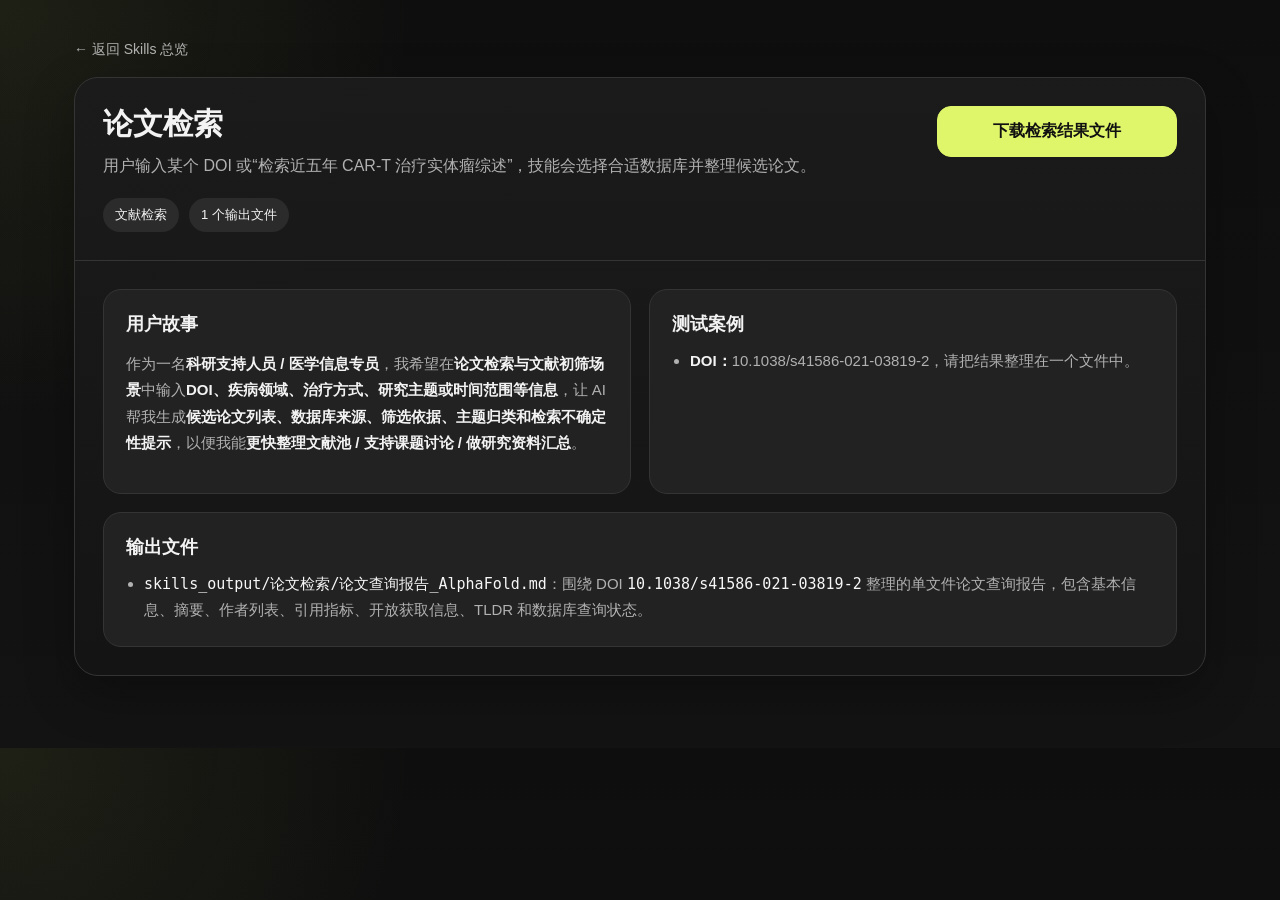
<file: docs/skills/paper-lookup.html>
<!DOCTYPE html>
<html lang="zh-CN">
<head>
  <meta charset="UTF-8">
  <meta name="viewport" content="width=device-width, initial-scale=1.0">
  <title>论文检索</title>
  <link rel="stylesheet" href="../assets/skills.css">
</head>
<body>
  <main class="page">
    <a class="back-link" href="../index.html">← 返回 Skills 总览</a>

    <section class="skill-card">
      <div class="skill-header">
        <div class="skill-title">
          <h2>论文检索</h2>
          <p class="skill-teaching">用户输入某个 DOI 或“检索近五年 CAR-T 治疗实体瘤综述”，技能会选择合适数据库并整理候选论文。</p>
          <div class="meta">
            <span>文献检索</span>
            <span>1 个输出文件</span>
          </div>
        </div>

        <div class="actions">
          <a class="button primary" href="../downloads/paper-lookup/论文查询报告_AlphaFold.md" download>下载检索结果文件</a>
        </div>
      </div>

      <div class="skill-body">
        <article class="panel">
          <h3>用户故事</h3>
          <p>作为一名<strong>科研支持人员 / 医学信息专员</strong>，我希望在<strong>论文检索与文献初筛场景</strong>中输入<strong>DOI、疾病领域、治疗方式、研究主题或时间范围等信息</strong>，让 AI 帮我生成<strong>候选论文列表、数据库来源、筛选依据、主题归类和检索不确定性提示</strong>，以便我能<strong>更快整理文献池 / 支持课题讨论 / 做研究资料汇总</strong>。</p>
        </article>

        <article class="panel">
          <h3>测试案例</h3>
          <ul>
            <li><strong>DOI：</strong>10.1038/s41586-021-03819-2，请把结果整理在一个文件中。</li>
          </ul>
        </article>

        <article class="panel wide">
          <h3>输出文件</h3>
          <ul>
            <li><code>skills_output/论文检索/论文查询报告_AlphaFold.md</code>：围绕 DOI <code>10.1038/s41586-021-03819-2</code> 整理的单文件论文查询报告，包含基本信息、摘要、作者列表、引用指标、开放获取信息、TLDR 和数据库查询状态。</li>
          </ul>
        </article>
      </div>
    </section>
  </main>
</body>
</html>
</file>
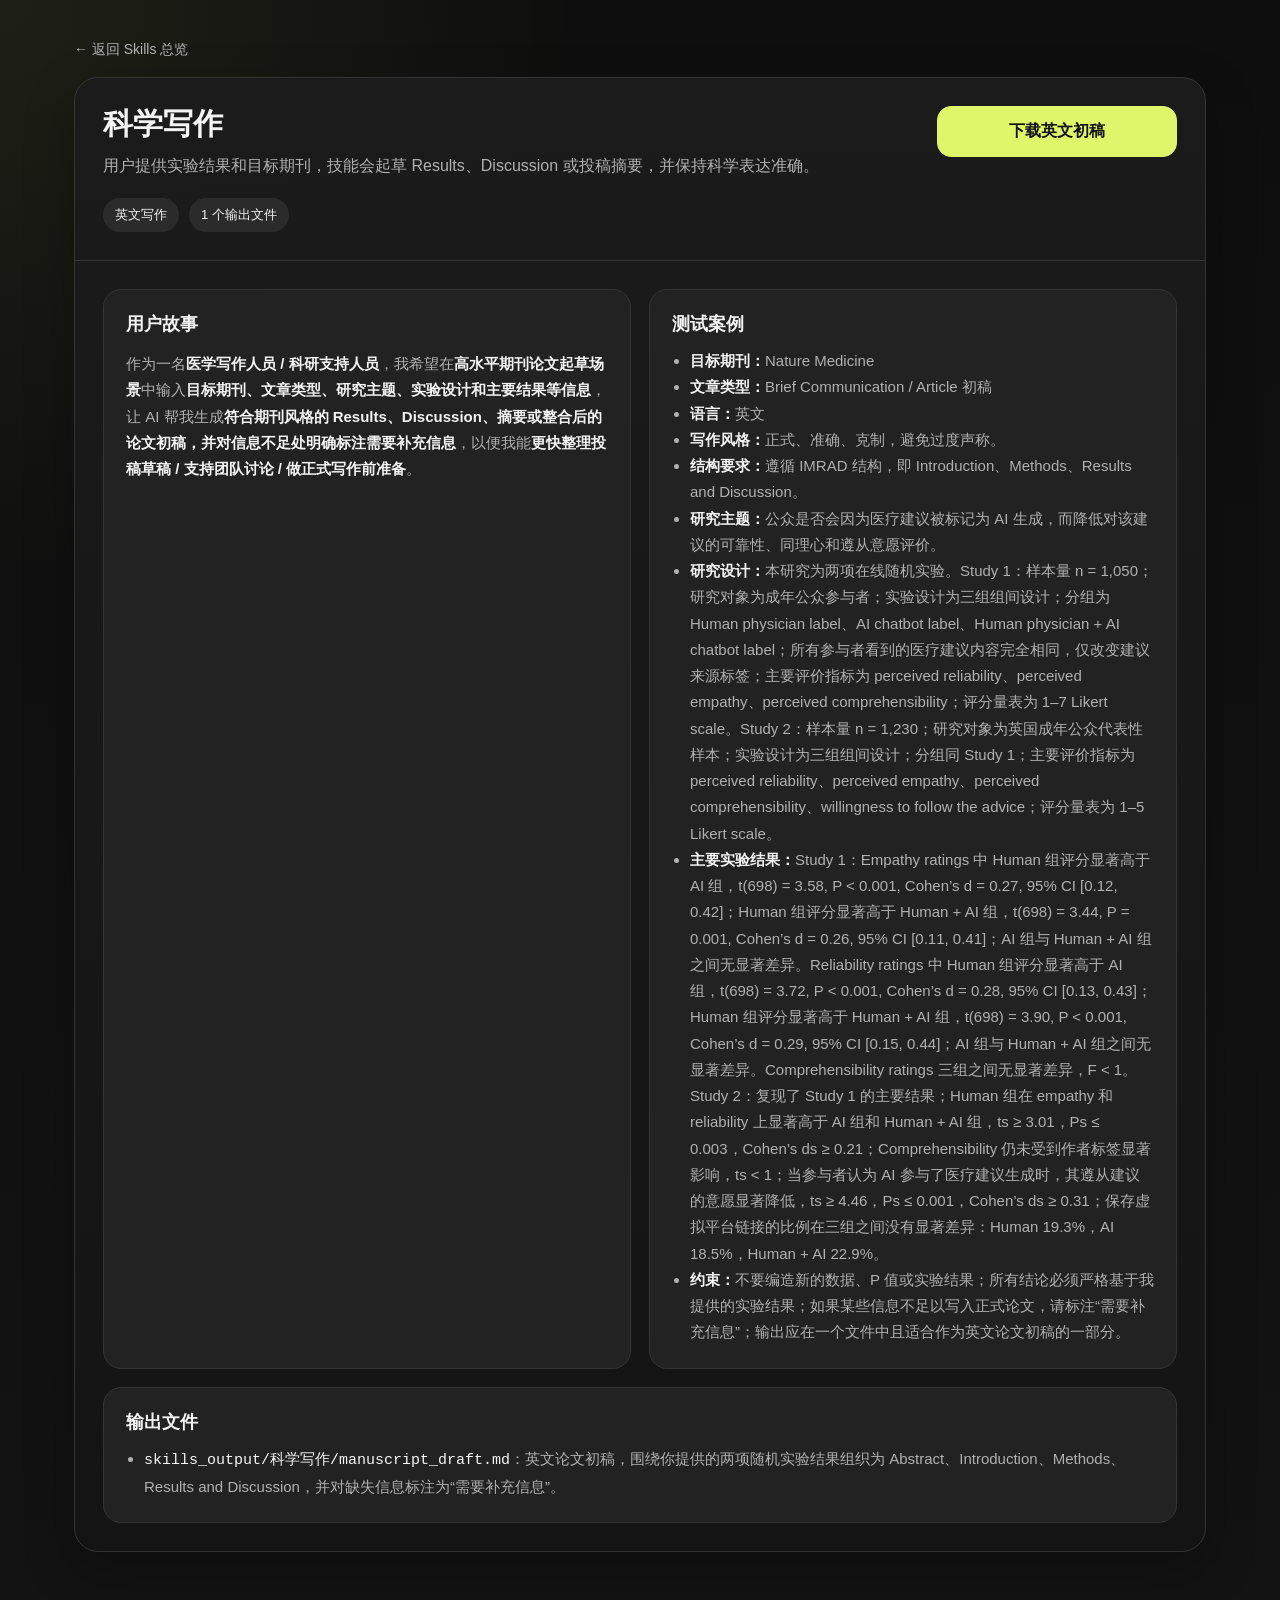
<file: docs/skills/scientific-writing.html>
<!DOCTYPE html>
<html lang="zh-CN">
<head>
  <meta charset="UTF-8">
  <meta name="viewport" content="width=device-width, initial-scale=1.0">
  <title>科学写作</title>
  <link rel="stylesheet" href="../assets/skills.css">
</head>
<body>
  <main class="page">
    <a class="back-link" href="../index.html">← 返回 Skills 总览</a>

    <section class="skill-card">
      <div class="skill-header">
        <div class="skill-title">
          <h2>科学写作</h2>
          <p class="skill-teaching">用户提供实验结果和目标期刊，技能会起草 Results、Discussion 或投稿摘要，并保持科学表达准确。</p>
          <div class="meta">
            <span>英文写作</span>
            <span>1 个输出文件</span>
          </div>
        </div>

        <div class="actions">
          <a class="button primary" href="../downloads/scientific-writing/manuscript_draft.md" download>下载英文初稿</a>
        </div>
      </div>

      <div class="skill-body">
        <article class="panel">
          <h3>用户故事</h3>
          <p>作为一名<strong>医学写作人员 / 科研支持人员</strong>，我希望在<strong>高水平期刊论文起草场景</strong>中输入<strong>目标期刊、文章类型、研究主题、实验设计和主要结果等信息</strong>，让 AI 帮我生成<strong>符合期刊风格的 Results、Discussion、摘要或整合后的论文初稿，并对信息不足处明确标注需要补充信息</strong>，以便我能<strong>更快整理投稿草稿 / 支持团队讨论 / 做正式写作前准备</strong>。</p>
        </article>

        <article class="panel">
          <h3>测试案例</h3>
          <ul>
            <li><strong>目标期刊：</strong>Nature Medicine</li>
            <li><strong>文章类型：</strong>Brief Communication / Article 初稿</li>
            <li><strong>语言：</strong>英文</li>
            <li><strong>写作风格：</strong>正式、准确、克制，避免过度声称。</li>
            <li><strong>结构要求：</strong>遵循 IMRAD 结构，即 Introduction、Methods、Results and Discussion。</li>
            <li><strong>研究主题：</strong>公众是否会因为医疗建议被标记为 AI 生成，而降低对该建议的可靠性、同理心和遵从意愿评价。</li>
            <li><strong>研究设计：</strong>本研究为两项在线随机实验。Study 1：样本量 n = 1,050；研究对象为成年公众参与者；实验设计为三组组间设计；分组为 Human physician label、AI chatbot label、Human physician + AI chatbot label；所有参与者看到的医疗建议内容完全相同，仅改变建议来源标签；主要评价指标为 perceived reliability、perceived empathy、perceived comprehensibility；评分量表为 1–7 Likert scale。Study 2：样本量 n = 1,230；研究对象为英国成年公众代表性样本；实验设计为三组组间设计；分组同 Study 1；主要评价指标为 perceived reliability、perceived empathy、perceived comprehensibility、willingness to follow the advice；评分量表为 1–5 Likert scale。</li>
            <li><strong>主要实验结果：</strong>Study 1：Empathy ratings 中 Human 组评分显著高于 AI 组，t(698) = 3.58, P &lt; 0.001, Cohen’s d = 0.27, 95% CI [0.12, 0.42]；Human 组评分显著高于 Human + AI 组，t(698) = 3.44, P = 0.001, Cohen’s d = 0.26, 95% CI [0.11, 0.41]；AI 组与 Human + AI 组之间无显著差异。Reliability ratings 中 Human 组评分显著高于 AI 组，t(698) = 3.72, P &lt; 0.001, Cohen’s d = 0.28, 95% CI [0.13, 0.43]；Human 组评分显著高于 Human + AI 组，t(698) = 3.90, P &lt; 0.001, Cohen’s d = 0.29, 95% CI [0.15, 0.44]；AI 组与 Human + AI 组之间无显著差异。Comprehensibility ratings 三组之间无显著差异，F &lt; 1。Study 2：复现了 Study 1 的主要结果；Human 组在 empathy 和 reliability 上显著高于 AI 组和 Human + AI 组，ts ≥ 3.01，Ps ≤ 0.003，Cohen’s ds ≥ 0.21；Comprehensibility 仍未受到作者标签显著影响，ts &lt; 1；当参与者认为 AI 参与了医疗建议生成时，其遵从建议的意愿显著降低，ts ≥ 4.46，Ps ≤ 0.001，Cohen’s ds ≥ 0.31；保存虚拟平台链接的比例在三组之间没有显著差异：Human 19.3%，AI 18.5%，Human + AI 22.9%。</li>
            <li><strong>约束：</strong>不要编造新的数据、P 值或实验结果；所有结论必须严格基于我提供的实验结果；如果某些信息不足以写入正式论文，请标注“需要补充信息”；输出应在一个文件中且适合作为英文论文初稿的一部分。</li>
          </ul>
        </article>

        <article class="panel wide">
          <h3>输出文件</h3>
          <ul>
            <li><code>skills_output/科学写作/manuscript_draft.md</code>：英文论文初稿，围绕你提供的两项随机实验结果组织为 Abstract、Introduction、Methods、Results and Discussion，并对缺失信息标注为“需要补充信息”。</li>
          </ul>
        </article>
      </div>
    </section>
  </main>
</body>
</html>
</file>
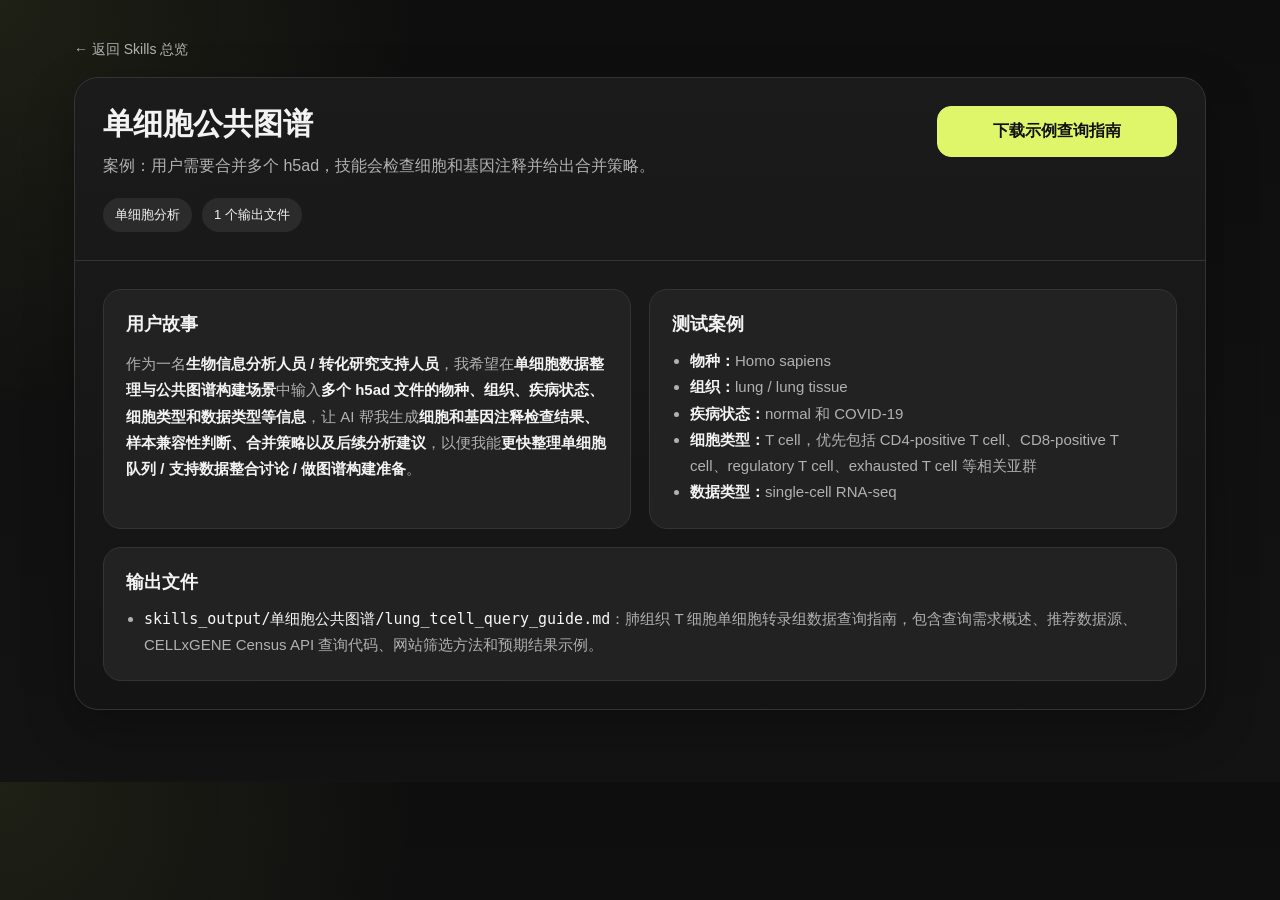
<file: docs/skills/single-cell-atlas.html>
<!DOCTYPE html>
<html lang="zh-CN">
<head>
  <meta charset="UTF-8">
  <meta name="viewport" content="width=device-width, initial-scale=1.0">
  <title>单细胞公共图谱</title>
  <link rel="stylesheet" href="../assets/skills.css">
</head>
<body>
  <main class="page">
    <a class="back-link" href="../index.html">← 返回 Skills 总览</a>

    <section class="skill-card">
      <div class="skill-header">
        <div class="skill-title">
          <h2>单细胞公共图谱</h2>
          <p class="skill-teaching">案例：用户需要合并多个 h5ad，技能会检查细胞和基因注释并给出合并策略。</p>
          <div class="meta">
            <span>单细胞分析</span>
            <span>1 个输出文件</span>
          </div>
        </div>

        <div class="actions">
          <a class="button primary" href="../downloads/single-cell-atlas/lung_tcell_query_guide.md" download>下载示例查询指南</a>
        </div>
      </div>

      <div class="skill-body">
        <article class="panel">
          <h3>用户故事</h3>
          <p>作为一名<strong>生物信息分析人员 / 转化研究支持人员</strong>，我希望在<strong>单细胞数据整理与公共图谱构建场景</strong>中输入<strong>多个 h5ad 文件的物种、组织、疾病状态、细胞类型和数据类型等信息</strong>，让 AI 帮我生成<strong>细胞和基因注释检查结果、样本兼容性判断、合并策略以及后续分析建议</strong>，以便我能<strong>更快整理单细胞队列 / 支持数据整合讨论 / 做图谱构建准备</strong>。</p>
        </article>

        <article class="panel">
          <h3>测试案例</h3>
          <ul>
            <li><strong>物种：</strong>Homo sapiens</li>
            <li><strong>组织：</strong>lung / lung tissue</li>
            <li><strong>疾病状态：</strong>normal 和 COVID-19</li>
            <li><strong>细胞类型：</strong>T cell，优先包括 CD4-positive T cell、CD8-positive T cell、regulatory T cell、exhausted T cell 等相关亚群</li>
            <li><strong>数据类型：</strong>single-cell RNA-seq</li>
          </ul>
        </article>

        <article class="panel wide">
          <h3>输出文件</h3>
          <ul>
            <li><code>skills_output/单细胞公共图谱/lung_tcell_query_guide.md</code>：肺组织 T 细胞单细胞转录组数据查询指南，包含查询需求概述、推荐数据源、CELLxGENE Census API 查询代码、网站筛选方法和预期结果示例。</li>
          </ul>
        </article>
      </div>
    </section>
  </main>
</body>
</html>
</file>
<file: docs/assets/skills.css>
:root {
  --bg: #111111;
  --panel: #1a1a1a;
  --panel-soft: #222222;
  --border: #343434;
  --text: #f3f3f3;
  --muted: #b1b1b1;
  --accent: #dff56a;
  --accent-ink: #111111;
  --tag: #2b2b2b;
}

* {
  box-sizing: border-box;
}

body {
  margin: 0;
  font-family: "PingFang SC", "Noto Sans SC", "Helvetica Neue", sans-serif;
  background:
    radial-gradient(circle at top left, rgba(223, 245, 106, 0.08), transparent 28%),
    linear-gradient(180deg, #0e0e0e 0%, #131313 100%);
  color: var(--text);
}

.page {
  max-width: 1180px;
  margin: 0 auto;
  padding: 40px 24px 72px;
}

.hero {
  margin-bottom: 28px;
  padding: 28px;
  border: 1px solid var(--border);
  border-radius: 24px;
  background: rgba(26, 26, 26, 0.92);
  backdrop-filter: blur(8px);
}

.eyebrow {
  display: inline-block;
  margin-bottom: 14px;
  padding: 6px 12px;
  border-radius: 999px;
  background: var(--tag);
  color: var(--accent);
  font-size: 13px;
  letter-spacing: 0.04em;
}

h1 {
  margin: 0 0 12px;
  font-size: clamp(28px, 5vw, 46px);
  line-height: 1.08;
}

.hero p {
  max-width: 860px;
  margin: 0;
  color: var(--muted);
  font-size: 16px;
  line-height: 1.75;
}

.overview-grid {
  display: grid;
  grid-template-columns: repeat(2, minmax(0, 1fr));
  gap: 24px;
}

.overview-card,
.skill-card {
  border: 1px solid var(--border);
  border-radius: 24px;
  background: linear-gradient(180deg, rgba(27, 27, 27, 0.98), rgba(20, 20, 20, 0.98));
  overflow: hidden;
  box-shadow: 0 18px 50px rgba(0, 0, 0, 0.28);
}

.overview-card {
  padding: 28px;
}

.card-top h2,
.skill-title h2 {
  margin: 0 0 10px;
  font-size: 30px;
  line-height: 1.2;
}

.card-note,
.skill-teaching {
  margin: 0;
  color: var(--muted);
  font-size: 16px;
  line-height: 1.75;
}

.meta {
  display: flex;
  flex-wrap: wrap;
  gap: 10px;
  margin-top: 18px;
}

.meta span {
  padding: 8px 12px;
  border-radius: 999px;
  background: var(--tag);
  color: var(--text);
  font-size: 13px;
}

.card-actions {
  margin-top: 24px;
}

.skill-card + .skill-card {
  margin-top: 28px;
}

.skill-header {
  display: flex;
  justify-content: space-between;
  gap: 18px;
  padding: 28px;
  border-bottom: 1px solid var(--border);
}

.skill-title {
  max-width: 760px;
}

.actions {
  display: flex;
  flex-direction: column;
  gap: 12px;
  min-width: 240px;
}

.button {
  display: inline-flex;
  justify-content: center;
  align-items: center;
  padding: 14px 18px;
  border-radius: 14px;
  border: 1px solid var(--border);
  text-decoration: none;
  font-weight: 700;
  font-size: 16px;
  cursor: pointer;
  appearance: none;
  transition: transform 160ms ease, border-color 160ms ease, background 160ms ease;
}

.button:hover {
  transform: translateY(-1px);
  border-color: #565656;
}

.button.primary {
  background: var(--accent);
  color: var(--accent-ink);
  border-color: var(--accent);
}

.button.secondary {
  background: transparent;
  color: var(--text);
}

.button:disabled,
.button.is-disabled {
  cursor: not-allowed;
  opacity: 0.52;
  transform: none;
  border-color: var(--border);
  background: #202020;
  color: var(--muted);
}

.button:disabled:hover,
.button.is-disabled:hover {
  transform: none;
  border-color: var(--border);
}

.skill-body {
  display: grid;
  grid-template-columns: repeat(2, minmax(0, 1fr));
  gap: 18px;
  padding: 28px;
}

.panel {
  padding: 22px;
  border: 1px solid var(--border);
  border-radius: 18px;
  background: var(--panel-soft);
}

.panel h3 {
  margin: 0 0 12px;
  font-size: 18px;
}

.panel p,
.panel li {
  color: var(--muted);
  font-size: 15px;
  line-height: 1.75;
}

.panel ul {
  margin: 0;
  padding-left: 18px;
}

.panel strong {
  color: var(--text);
}

.placeholder-note {
  margin-top: 14px;
  color: var(--muted);
  font-size: 14px;
}

.wide {
  grid-column: 1 / -1;
}

.back-link {
  display: inline-flex;
  align-items: center;
  gap: 8px;
  margin-bottom: 18px;
  color: var(--muted);
  text-decoration: none;
  font-size: 14px;
}

.back-link:hover {
  color: var(--text);
}

code {
  color: #f7f7f7;
  font-family: "SFMono-Regular", "Menlo", monospace;
}

@media (max-width: 900px) {
  .overview-grid,
  .skill-body {
    grid-template-columns: 1fr;
  }

  .skill-header {
    flex-direction: column;
  }

  .actions {
    min-width: 0;
  }
}
</file>
<file: summary/assets/skills.css>
:root {
  --bg: #111111;
  --panel: #1a1a1a;
  --panel-soft: #222222;
  --border: #343434;
  --text: #f3f3f3;
  --muted: #b1b1b1;
  --accent: #dff56a;
  --accent-ink: #111111;
  --tag: #2b2b2b;
}

* {
  box-sizing: border-box;
}

body {
  margin: 0;
  font-family: "PingFang SC", "Noto Sans SC", "Helvetica Neue", sans-serif;
  background:
    radial-gradient(circle at top left, rgba(223, 245, 106, 0.08), transparent 28%),
    linear-gradient(180deg, #0e0e0e 0%, #131313 100%);
  color: var(--text);
}

.page {
  max-width: 1180px;
  margin: 0 auto;
  padding: 40px 24px 72px;
}

.hero {
  margin-bottom: 28px;
  padding: 28px;
  border: 1px solid var(--border);
  border-radius: 24px;
  background: rgba(26, 26, 26, 0.92);
  backdrop-filter: blur(8px);
}

.eyebrow {
  display: inline-block;
  margin-bottom: 14px;
  padding: 6px 12px;
  border-radius: 999px;
  background: var(--tag);
  color: var(--accent);
  font-size: 13px;
  letter-spacing: 0.04em;
}

h1 {
  margin: 0 0 12px;
  font-size: clamp(28px, 5vw, 46px);
  line-height: 1.08;
}

.hero p {
  max-width: 860px;
  margin: 0;
  color: var(--muted);
  font-size: 16px;
  line-height: 1.75;
}

.overview-grid {
  display: grid;
  grid-template-columns: repeat(2, minmax(0, 1fr));
  gap: 24px;
}

.overview-card,
.skill-card {
  border: 1px solid var(--border);
  border-radius: 24px;
  background: linear-gradient(180deg, rgba(27, 27, 27, 0.98), rgba(20, 20, 20, 0.98));
  overflow: hidden;
  box-shadow: 0 18px 50px rgba(0, 0, 0, 0.28);
}

.overview-card {
  padding: 28px;
}

.card-top h2,
.skill-title h2 {
  margin: 0 0 10px;
  font-size: 30px;
  line-height: 1.2;
}

.card-note,
.skill-teaching {
  margin: 0;
  color: var(--muted);
  font-size: 16px;
  line-height: 1.75;
}

.meta {
  display: flex;
  flex-wrap: wrap;
  gap: 10px;
  margin-top: 18px;
}

.meta span {
  padding: 8px 12px;
  border-radius: 999px;
  background: var(--tag);
  color: var(--text);
  font-size: 13px;
}

.card-actions {
  margin-top: 24px;
}

.skill-card + .skill-card {
  margin-top: 28px;
}

.skill-header {
  display: flex;
  justify-content: space-between;
  gap: 18px;
  padding: 28px;
  border-bottom: 1px solid var(--border);
}

.skill-title {
  max-width: 760px;
}

.actions {
  display: flex;
  flex-direction: column;
  gap: 12px;
  min-width: 240px;
}

.button {
  display: inline-flex;
  justify-content: center;
  align-items: center;
  padding: 14px 18px;
  border-radius: 14px;
  border: 1px solid var(--border);
  text-decoration: none;
  font-weight: 700;
  font-size: 16px;
  cursor: pointer;
  appearance: none;
  transition: transform 160ms ease, border-color 160ms ease, background 160ms ease;
}

.button:hover {
  transform: translateY(-1px);
  border-color: #565656;
}

.button.primary {
  background: var(--accent);
  color: var(--accent-ink);
  border-color: var(--accent);
}

.button.secondary {
  background: transparent;
  color: var(--text);
}

.skill-body {
  display: grid;
  grid-template-columns: repeat(2, minmax(0, 1fr));
  gap: 18px;
  padding: 28px;
}

.panel {
  padding: 22px;
  border: 1px solid var(--border);
  border-radius: 18px;
  background: var(--panel-soft);
}

.panel h3 {
  margin: 0 0 12px;
  font-size: 18px;
}

.panel p,
.panel li {
  color: var(--muted);
  font-size: 15px;
  line-height: 1.75;
}

.panel ul {
  margin: 0;
  padding-left: 18px;
}

.panel strong {
  color: var(--text);
}

.wide {
  grid-column: 1 / -1;
}

.back-link {
  display: inline-flex;
  align-items: center;
  gap: 8px;
  margin-bottom: 18px;
  color: var(--muted);
  text-decoration: none;
  font-size: 14px;
}

.back-link:hover {
  color: var(--text);
}

code {
  color: #f7f7f7;
  font-family: "SFMono-Regular", "Menlo", monospace;
}

@media (max-width: 900px) {
  .overview-grid,
  .skill-body {
    grid-template-columns: 1fr;
  }

  .skill-header {
    flex-direction: column;
  }

  .actions {
    min-width: 0;
  }
}
</file>
